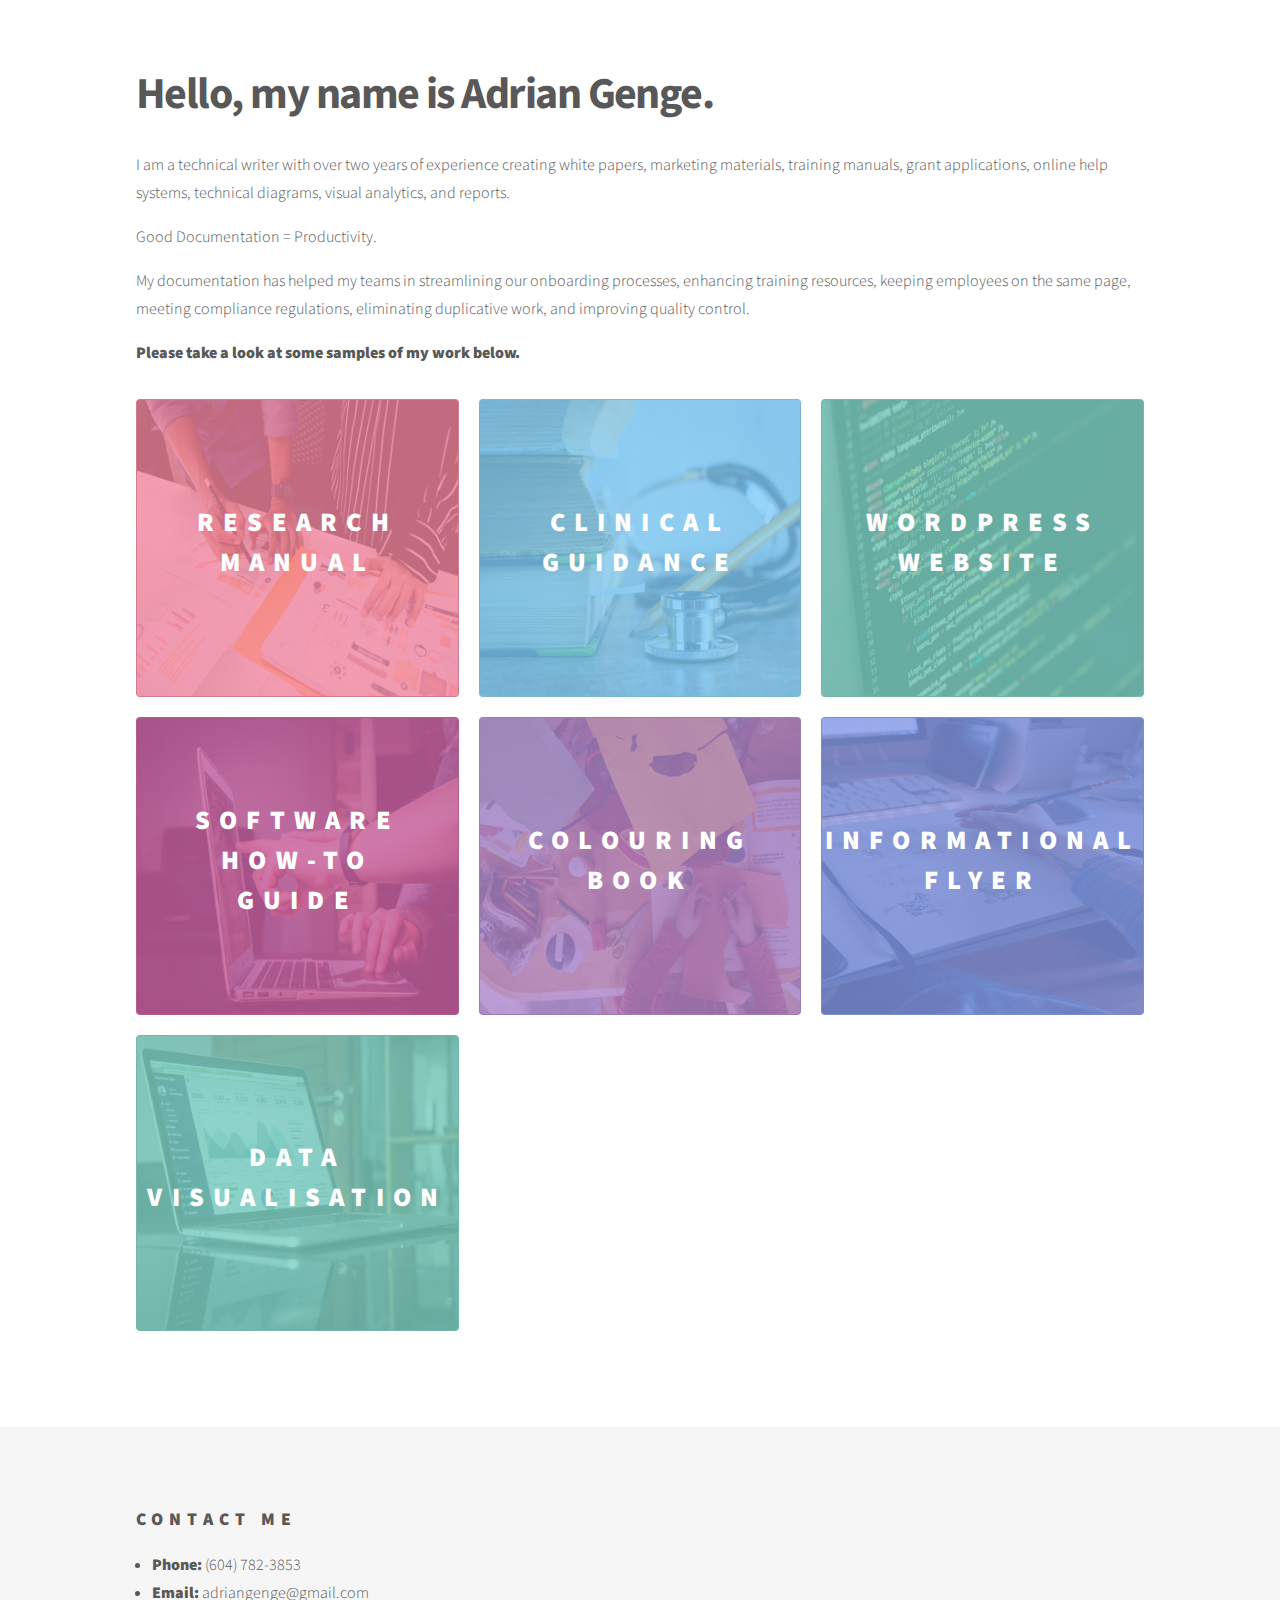
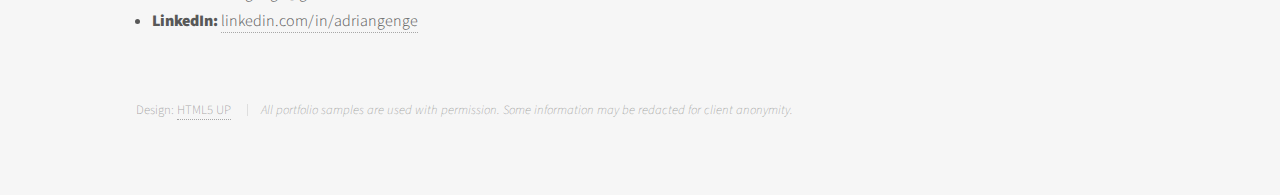
<file: index.html>
<!DOCTYPE HTML>

<html>
	<head>
		<title>Adrian Genge - Technical Writer</title>
		<link rel="icon" type="image/x-icon" href="/images/favicon.ico">
		<meta charset="utf-8" />
		<meta name="viewport" content="width=device-width, initial-scale=1, user-scalable=no" />
		<link rel="stylesheet" href="assets/css/main.css" />
		<noscript><link rel="stylesheet" href="assets/css/noscript.css" /></noscript>
	</head>

	<body class="is-preload">
		<!-- Wrapper -->
			<div id="wrapper">

				<!-- Header -->
					<header id="header">
						<div class="inner">

							<!-- Logo -->
								
								<!-- <a href="index.html" class="logo">
									<span class="symbol"><img src="images/logo.svg" alt="" /></span><span class="title">AG</span>
								</a> -->

							<!-- Nav -->
								<!-- <nav>
									<ul>
										<li><a href="#menu">Menu</a></li>
									</ul>
								</nav> -->

						</div>
					</header>

				<!-- Menu -->
					<!-- <nav id="menu">
						<h2>Menu</h2>
						<ul>
							<li><a href="index.html">Home</a></li>
							<li><a href="generic.html">Ipsum veroeros</a></li>
							<li><a href="generic.html">Tempus etiam</a></li>
							<li><a href="generic.html">Consequat dolor</a></li>
							<li><a href="elements.html">Elements</a></li>
						</ul>
					</nav> -->

				<!-- Main -->
					<div id="main">
						<div class="inner">
							<header>
								<h1>Hello, my name is Adrian Genge.</h1>
								<p>I am a technical writer with over two years of experience creating white papers, marketing materials, training manuals, grant applications, online help systems, technical diagrams, visual analytics, and reports.</p> 
								<p>Good Documentation = Productivity.</p>
								<p>My documentation has helped my teams in streamlining our onboarding processes, enhancing training resources, keeping employees on the same page, meeting compliance regulations, eliminating duplicative work, and improving quality control.</p>
								<p><b>Please take a look at some samples of my work below.</b></p>
								
							</header>
							<section class="tiles">
								<article class="style1">
									<span class="image">
										<img src="images/research-manual.png" alt="" />
									</span>
									<a href="research-manual.html">
										<h2>Research Manual</h2>
										<div class="content">
											<p>Comprehensive research manual created using Madcap Flare.</p>
										</div>
									</a>
								</article>
								<article class="style2">
									<span class="image">
										<img src="images/clinical-guidance.png" alt="" />
									</span>
									<a href="clinical-guidance.html">
										<h2>Clinical guidance</h2>
										<div class="content">
											<p>Clinical guidance distributed to healthcare professionals across Canada.</p>
										</div>
									</a>
								</article>
								<article class="style3">
									<span class="image">
										<img src="images/wordpress-website.png" alt="" />
									</span>
									<a href="wordpress-website.html">
										<h2>WordPress Website</h2>
										<div class="content">
											<p>Responsive website created using WordPress.</p>
										</div>
									</a>
								</article>
								<article class="style4">
									<span class="image">
										<img src="images/software-guide.png" alt="" />
									</span>
									<a href="software-guide.html">
										<h2>Software How-to Guide</h2>
										<div class="content">
											<p>Detailed how-to guide for navigating software.</p>
										</div>
									</a>
								</article>
								<article class="style5">
									<span class="image">
										<img src="images/colouring-book.png" alt="" />
									</span>
									<a href="colouring-book.html">
										<h2>Colouring Book</h2>
										<div class="content">
											<p>Co-created colouring/resource book for refugee and immigrant families.</p>
										</div>
									</a>
								</article>
								<article class="style6">
									<span class="image">
										<img src="images/informational-flyer.png" alt="" />
									</span>
									<a href="informational-flyer.html">
										<h2>Informational Flyer</h2>
										<div class="content">
											<p>Eye catching infographic about a healthcare research program.</p>
										</div>
									</a>
								</article>
								<article class="style3">
									<span class="image">
										<img src="images/data-visualisation.png" alt="" />
									</span>
									<a href="data-visualisation.html">
										<h2>Data Visualisation</h2>
										<div class="content">
											<p>Pew research data visualised using Tableau.</p>
										</div>
									</a>
								</article>

								<!-- <article class="style2">
									<span class="image">
										<img src="images/pic07.jpg" alt="" />
									</span>
									<a href="generic.html">
										<h2>Ipsum</h2>
										<div class="content">
											<p>Sed nisl arcu euismod sit amet nisi lorem etiam dolor veroeros et feugiat.</p>
										</div>
									</a>
								</article>
								<article class="style3">
									<span class="image">
										<img src="images/pic08.jpg" alt="" />
									</span>
									<a href="generic.html">
										<h2>Dolor</h2>
										<div class="content">
											<p>Sed nisl arcu euismod sit amet nisi lorem etiam dolor veroeros et feugiat.</p>
										</div>
									</a>
								</article>
								<article class="style1">
									<span class="image">
										<img src="images/pic09.jpg" alt="" />
									</span>
									<a href="generic.html">
										<h2>Nullam</h2>
										<div class="content">
											<p>Sed nisl arcu euismod sit amet nisi lorem etiam dolor veroeros et feugiat.</p>
										</div>
									</a>
								</article>
								<article class="style5">
									<span class="image">
										<img src="images/pic10.jpg" alt="" />
									</span>
									<a href="generic.html">
										<h2>Ultricies</h2>
										<div class="content">
											<p>Sed nisl arcu euismod sit amet nisi lorem etiam dolor veroeros et feugiat.</p>
										</div>
									</a>
								</article>
								<article class="style6">
									<span class="image">
										<img src="images/pic11.jpg" alt="" />
									</span>
									<a href="generic.html">
										<h2>Dictum</h2>
										<div class="content">
											<p>Sed nisl arcu euismod sit amet nisi lorem etiam dolor veroeros et feugiat.</p>
										</div>
									</a>
								</article>
								<article class="style4">
									<span class="image">
										<img src="images/pic12.jpg" alt="" />
									</span>
									<a href="generic.html">
										<h2>Pretium</h2>
										<div class="content">
											<p>Sed nisl arcu euismod sit amet nisi lorem etiam dolor veroeros et feugiat.</p>
										</div>
									</a>
								</article> -->
							</section>
							
						</div>
						
					</div>

				<!-- Footer -->
					<footer id="footer">
						<div class="inner">
							<!-- <section>
								<h2>Get in touch</h2>
								<form method="post" action="#">
									<div class="fields">
										<div class="field half">
											<input type="text" name="name" id="name" placeholder="Name" />
										</div>
										<div class="field half">
											<input type="email" name="email" id="email" placeholder="Email" />
										</div>
										<div class="field">
											<textarea name="message" id="message" placeholder="Message"></textarea>
										</div>
									</div>
									<ul class="actions">
										<li><input type="submit" value="Send" class="primary" /></li>
									</ul>
								</form>
							</section> -->
							<section>
								<h2>Contact Me </h2>
								<ul>
									<!-- <li><a href="#" class="icon brands style2 fa-twitter"><span class="label">Twitter</span></a></li>
									<li><a href="#" class="icon brands style2 fa-facebook-f"><span class="label">Facebook</span></a></li>
									<li><a href="#" class="icon brands style2 fa-instagram"><span class="label">Instagram</span></a></li>
									<li><a href="#" class="icon brands style2 fa-dribbble"><span class="label">Dribbble</span></a></li> -->
									<!-- <li><a href="#" class="icon brands style2 fa-github"> <p> github.com</p> </p><span class="label">GitHub</span></a></li> -->
									<!-- <li><a href="#" class="icon brands style2 fa-500px"><span class="label">500px</span></a></li> -->
									<!-- <li><a href="#" class="icon solid style2 fa-phone"><span class="label">Phone</span></a></li>
									<li><a href="#" class="icon solid style2 fa-envelope"><span class="label">Email</span></a></li> -->
									<li> <b>Phone: </b> (604) 782-3853</li>
									<li> <b>Email: </b> adriangenge@gmail.com</li>
									<li> <b>LinkedIn: </b> <a href="https://www.linkedin.com/in/adriangenge/"> linkedin.com/in/adriangenge</a></li>						
								</ul>
							</section>
							<ul class="copyright">
								<li>Design: <a href="http://html5up.net">HTML5 UP</a></li>
								<li><i>All portfolio samples are used with permission. Some information may be redacted for client anonymity.</i></li>
							</ul>
						</div>
					</footer>

			</div>

		<!-- Scripts -->
			<script src="assets/js/jquery.min.js"></script>
			<script src="assets/js/browser.min.js"></script>
			<script src="assets/js/breakpoints.min.js"></script>
			<script src="assets/js/util.js"></script>
			<script src="assets/js/main.js"></script>

	</body>
</html>
</file>
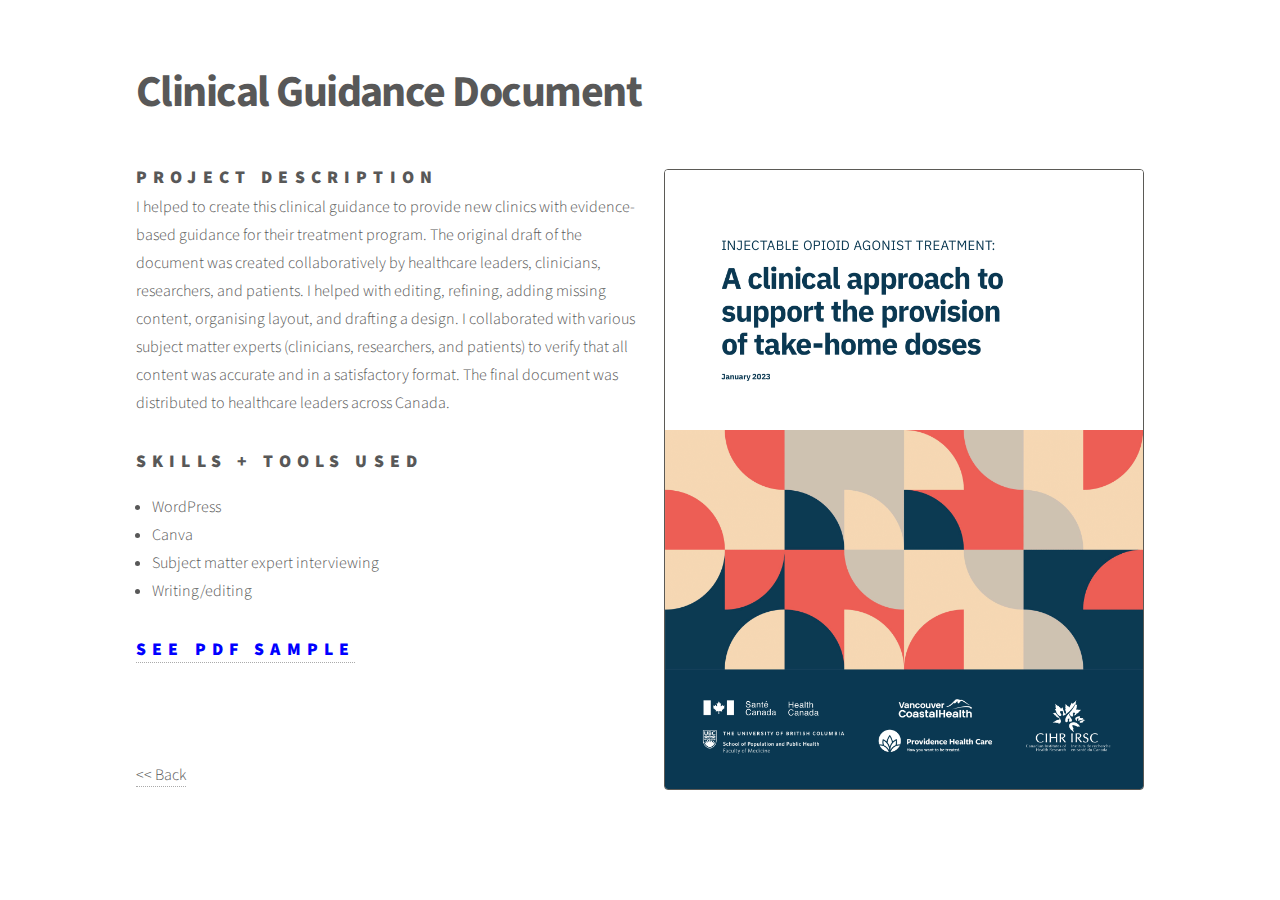
<file: clinical-guidance.html>
<!DOCTYPE HTML>

<html>
	<head>
		<title>Adrian Genge - Portfolio</title>
		<meta charset="utf-8" />
		<meta name="viewport" content="width=device-width, initial-scale=1, user-scalable=no" />
		<link rel="stylesheet" href="assets/css/main.css" />
		<noscript><link rel="stylesheet" href="assets/css/noscript.css" /></noscript>
	</head>
	<body class="is-preload">
		<!-- Wrapper -->
			<div id="wrapper">

				<!-- Header -->
					<header id="header">
						<div class="inner">

							<!-- Logo -->
								
							<!-- Nav -->
								
				<!-- Menu -->
					
				<!-- Main -->
					<div id="main">
						<div class="inner">
							<h1>Clinical Guidance Document</h1>
							<span class="image right"><img src="images/clinical-guidance-header.png" alt="" /></span>
							<h2>Project Description</h2>
							<p>I helped to create this clinical guidance to provide new clinics with evidence-based guidance for their treatment program. The original draft of the document was created collaboratively by healthcare leaders, clinicians, researchers, and patients. I helped with editing, refining, adding missing content, organising layout, and drafting a design. I collaborated with various subject matter experts (clinicians, researchers, and patients) to verify that all content was accurate and in a satisfactory format. The final document was distributed to healthcare leaders across Canada.</p>
							<h2>Skills + Tools Used</h2>
							<ul>
								<li>WordPress</li>
								<li>Canva</li>
								<li>Subject matter expert interviewing</li>
								<li>Writing/editing</li>
							</ul>
							<h2> <a href="samples\clinical-guidance-sample.pdf"> See PDF Sample </a> </h2>
						</div>
					</div>

				<!-- Footer -->

				<p> <a href="index.html"> << Back </a></p>
					
		<!-- Scripts -->
			<script src="assets/js/jquery.min.js"></script>
			<script src="assets/js/browser.min.js"></script>
			<script src="assets/js/breakpoints.min.js"></script>
			<script src="assets/js/util.js"></script>
			<script src="assets/js/main.js"></script>

	</body>
</html>
</file>
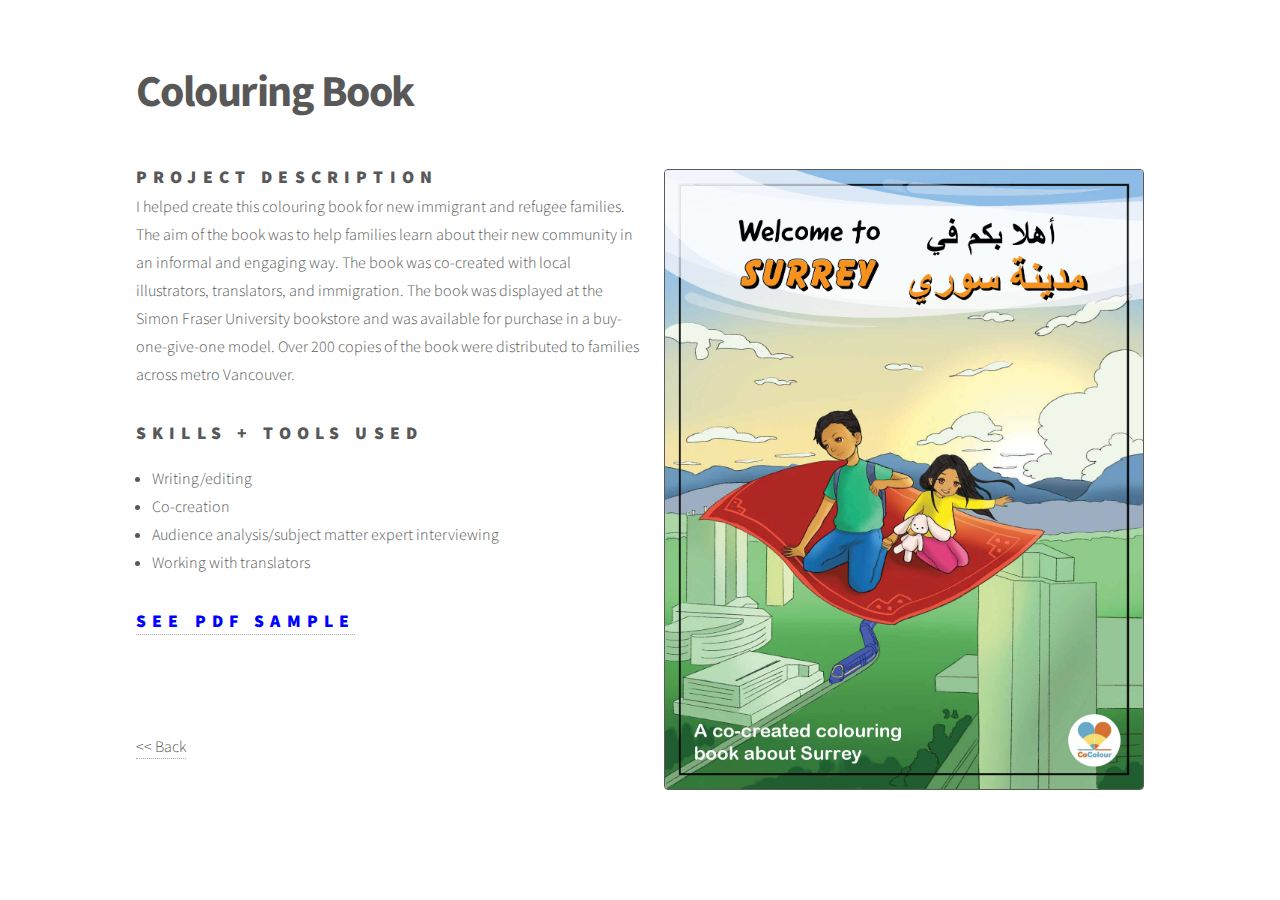
<file: colouring-book.html>
<!DOCTYPE HTML>

<html>
	<head>
		<title>Adrian Genge - Portfolio</title>
		<meta charset="utf-8" />
		<meta name="viewport" content="width=device-width, initial-scale=1, user-scalable=no" />
		<link rel="stylesheet" href="assets/css/main.css" />
		<noscript><link rel="stylesheet" href="assets/css/noscript.css" /></noscript>
	</head>
	<body class="is-preload">
		<!-- Wrapper -->
			<div id="wrapper">

				<!-- Header -->
					<header id="header">
						<div class="inner">

							<!-- Logo -->
								
							<!-- Nav -->
								
				<!-- Menu -->
					
				<!-- Main -->
					<div id="main">
						<div class="inner">
							<h1>Colouring Book</h1>
							<span class="image right"><img src="images/colouring-book-header.jpg" alt="" /></span>
							<h2>Project Description</h2>
							<p>I helped create this colouring book for new immigrant and refugee families. The aim of the book was to help families learn about their new community in an informal and engaging way. The book was co-created with local illustrators, translators, and immigration. The book was displayed at the Simon Fraser University bookstore and was available for purchase in a buy-one-give-one model. Over 200 copies of the book were distributed to families across metro Vancouver.</p>
							<h2>Skills + Tools Used</h2>
							<ul>
								<li>Writing/editing</li>
								<li>Co-creation</li>
								<li>Audience analysis/subject matter expert interviewing</li>
								<li>Working with translators</li>
							</ul>
							<h2> <a href="samples/colouring-book-sample.pdf"> See PDF Sample </a> </h2>
						</div>
					</div>

				<!-- Footer -->
				<p> <a href="index.html"> << Back </a></p>
					
		<!-- Scripts -->
			<script src="assets/js/jquery.min.js"></script>
			<script src="assets/js/browser.min.js"></script>
			<script src="assets/js/breakpoints.min.js"></script>
			<script src="assets/js/util.js"></script>
			<script src="assets/js/main.js"></script>

	</body>
</html>
</file>
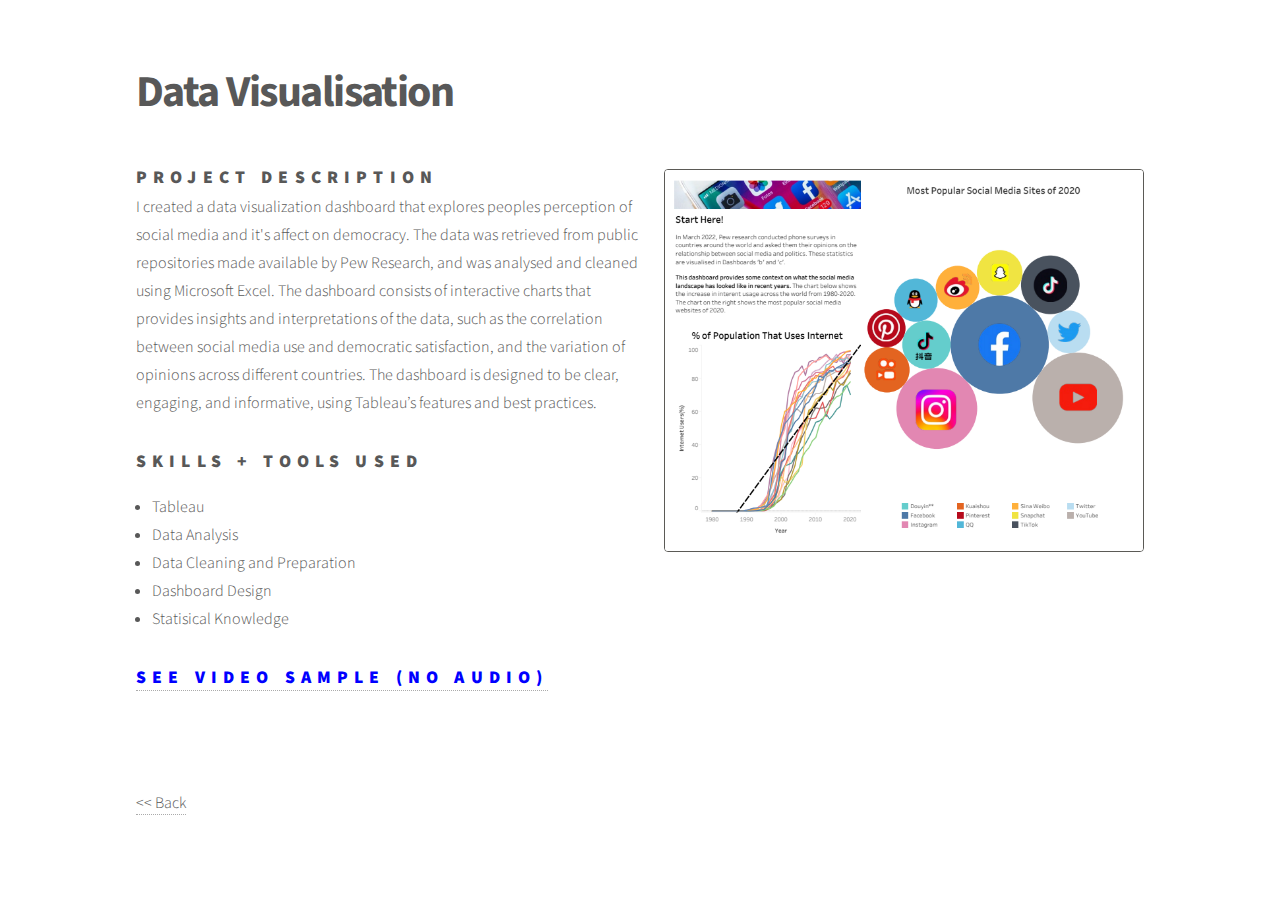
<file: data-visualisation.html>
<!DOCTYPE HTML>

<html>
	<head>
		<title>Adrian Genge - Portfolio</title>
		<meta charset="utf-8" />
		<meta name="viewport" content="width=device-width, initial-scale=1, user-scalable=no" />
		<link rel="stylesheet" href="assets/css/main.css" />
		<noscript><link rel="stylesheet" href="assets/css/noscript.css" /></noscript>
	</head>
	<body class="is-preload">
		<!-- Wrapper -->
			<div id="wrapper">

				<!-- Header -->
					<header id="header">
						<div class="inner">

							<!-- Logo -->
								
							<!-- Nav -->
								
				<!-- Menu -->
					
				<!-- Main -->
					<div id="main">
						<div class="inner">
							<h1>Data Visualisation</h1>
							<span class="image right"><img src="images/data-visualisation-header.png" alt="" /></span>
							<h2>Project Description</h2>
							<p>I created a data visualization dashboard that explores peoples perception of social media and it's affect on democracy. The data was retrieved from public repositories made available by Pew Research, and was analysed and cleaned using Microsoft Excel. The dashboard consists of interactive charts that provides insights and interpretations of the data, such as the correlation between social media use and democratic satisfaction, and the variation of opinions across different countries. The dashboard is designed to be clear, engaging, and informative, using Tableau’s features and best practices.</p>
							<h2>Skills + Tools Used</h2>
							<ul>
								<li>Tableau</li>
								<li>Data Analysis</li>
                                <li>Data Cleaning and Preparation</li>
                                <li>Dashboard Design</li>
                                <li>Statisical Knowledge</li>
							</ul>
							<h2> <a href="samples/data-visualisation-sample.mp4"> See Video Sample (No Audio)</a> </h2>
						</div>
					</div>

				<!-- Footer -->
				<p> <a href="index.html"> << Back </a></p>
					
		<!-- Scripts -->
			<script src="assets/js/jquery.min.js"></script>
			<script src="assets/js/browser.min.js"></script>
			<script src="assets/js/breakpoints.min.js"></script>
			<script src="assets/js/util.js"></script>
			<script src="assets/js/main.js"></script>

	</body>
</html>
</file>
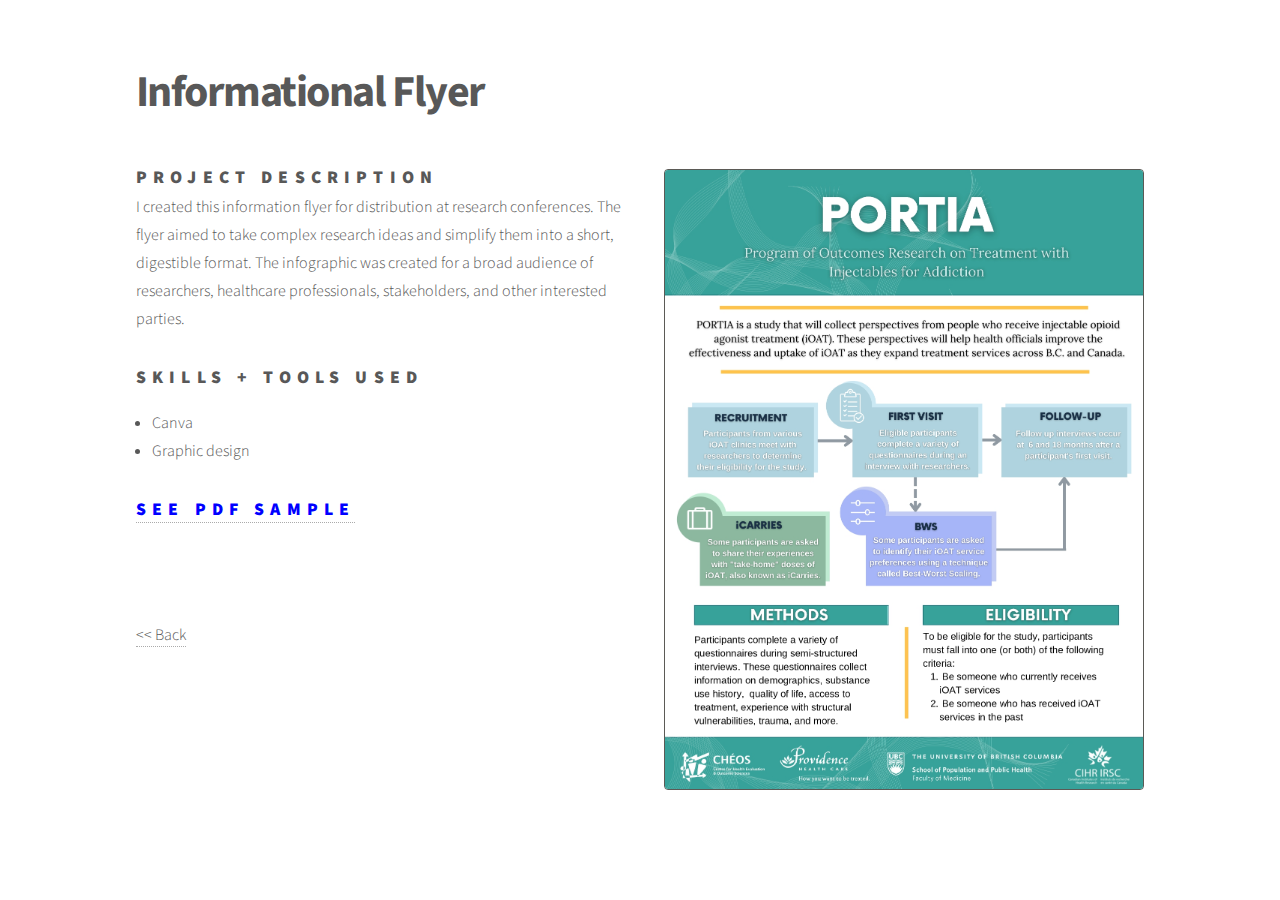
<file: informational-flyer.html>
<!DOCTYPE HTML>

<html>
	<head>
		<title>Adrian Genge - Portfolio</title>
		<meta charset="utf-8" />
		<meta name="viewport" content="width=device-width, initial-scale=1, user-scalable=no" />
		<link rel="stylesheet" href="assets/css/main.css" />
		<noscript><link rel="stylesheet" href="assets/css/noscript.css" /></noscript>
	</head>
	<body class="is-preload">
		<!-- Wrapper -->
			<div id="wrapper">

				<!-- Header -->
					<header id="header">
						<div class="inner">

							<!-- Logo -->
								
							<!-- Nav -->
								
				<!-- Menu -->
					
				<!-- Main -->
					<div id="main">
						<div class="inner">
							<h1>Informational Flyer</h1>
							<span class="image right"><img src="images/informational-flyer-header.jpg" alt="" /></span>
							<h2>Project Description</h2>
							<p>I created this information flyer for distribution at research conferences. The flyer aimed to take complex research ideas and simplify them into a short, digestible format. The infographic was created for a broad audience of researchers, healthcare professionals, stakeholders, and other interested parties.</p>
							<h2>Skills + Tools Used</h2>
							<ul>
								<li>Canva</li>
								<li>Graphic design</li>
							</ul>
							<h2> <a href="samples/informational-flyer-sample.pdf"> See PDF Sample </a> </h2>
						</div>
					</div>

				<!-- Footer -->
				<p> <a href="index.html"> << Back </a></p>
					
		<!-- Scripts -->
			<script src="assets/js/jquery.min.js"></script>
			<script src="assets/js/browser.min.js"></script>
			<script src="assets/js/breakpoints.min.js"></script>
			<script src="assets/js/util.js"></script>
			<script src="assets/js/main.js"></script>

	</body>
</html>
</file>
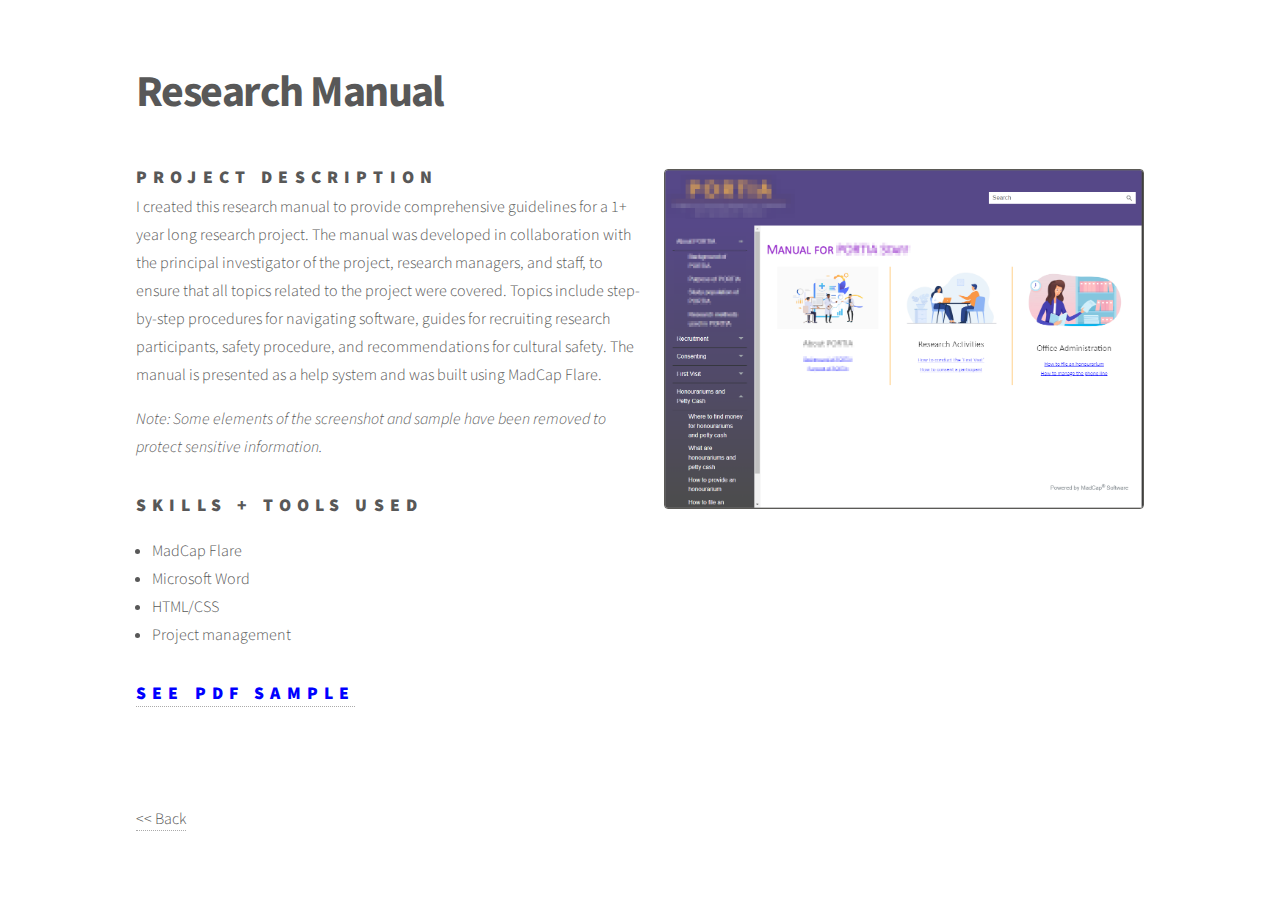
<file: research-manual.html>
<!DOCTYPE HTML>

<html>
	<head>
		<title>Adrian Genge - Portfolio</title>
		<meta charset="utf-8" />
		<meta name="viewport" content="width=device-width, initial-scale=1, user-scalable=no" />
		<link rel="stylesheet" href="assets/css/main.css" />
		<noscript><link rel="stylesheet" href="assets/css/noscript.css" /></noscript>
	</head>
	<body class="is-preload">
		<!-- Wrapper -->
			<div id="wrapper">

				<!-- Header -->
					<header id="header">
						<div class="inner">

							<!-- Logo -->
								
							<!-- Nav -->
								
				<!-- Menu -->
					
				<!-- Main -->
					<div id="main">
						<div class="inner">
							<h1>Research Manual</h1>
							<span class="image right"><img src="images/research-manual-header.png" alt="" /></span>
							<h2>Project Description</h2>
							<p>I created this research manual to provide comprehensive guidelines for a 1+ year long research project. The manual was developed in collaboration with the principal investigator of the project, research managers, and staff, to ensure that all topics related to the project were covered. Topics include step-by-step procedures for navigating software, guides for recruiting research participants, safety procedure, and recommendations for cultural safety. The manual is presented as a help system and was built using MadCap Flare.</p>
							<p><i>Note: Some elements of the screenshot and sample have been removed to protect sensitive information.</i></p>
							<h2>Skills + Tools Used</h2>
							<ul>
								<li>MadCap Flare</li>
								<li>Microsoft Word</li>
								<li>HTML/CSS</li>
								<li>Project management</li>
							</ul>
							<h2> <a href="samples/research-manual-sample.pdf"> See PDF Sample </a> </h2>
						</div>
					</div>

				<!-- Footer -->
				<p> <a href="index.html"> << Back </a></p>
					
		<!-- Scripts -->
			<script src="assets/js/jquery.min.js"></script>
			<script src="assets/js/browser.min.js"></script>
			<script src="assets/js/breakpoints.min.js"></script>
			<script src="assets/js/util.js"></script>
			<script src="assets/js/main.js"></script>

	</body>
</html>
</file>
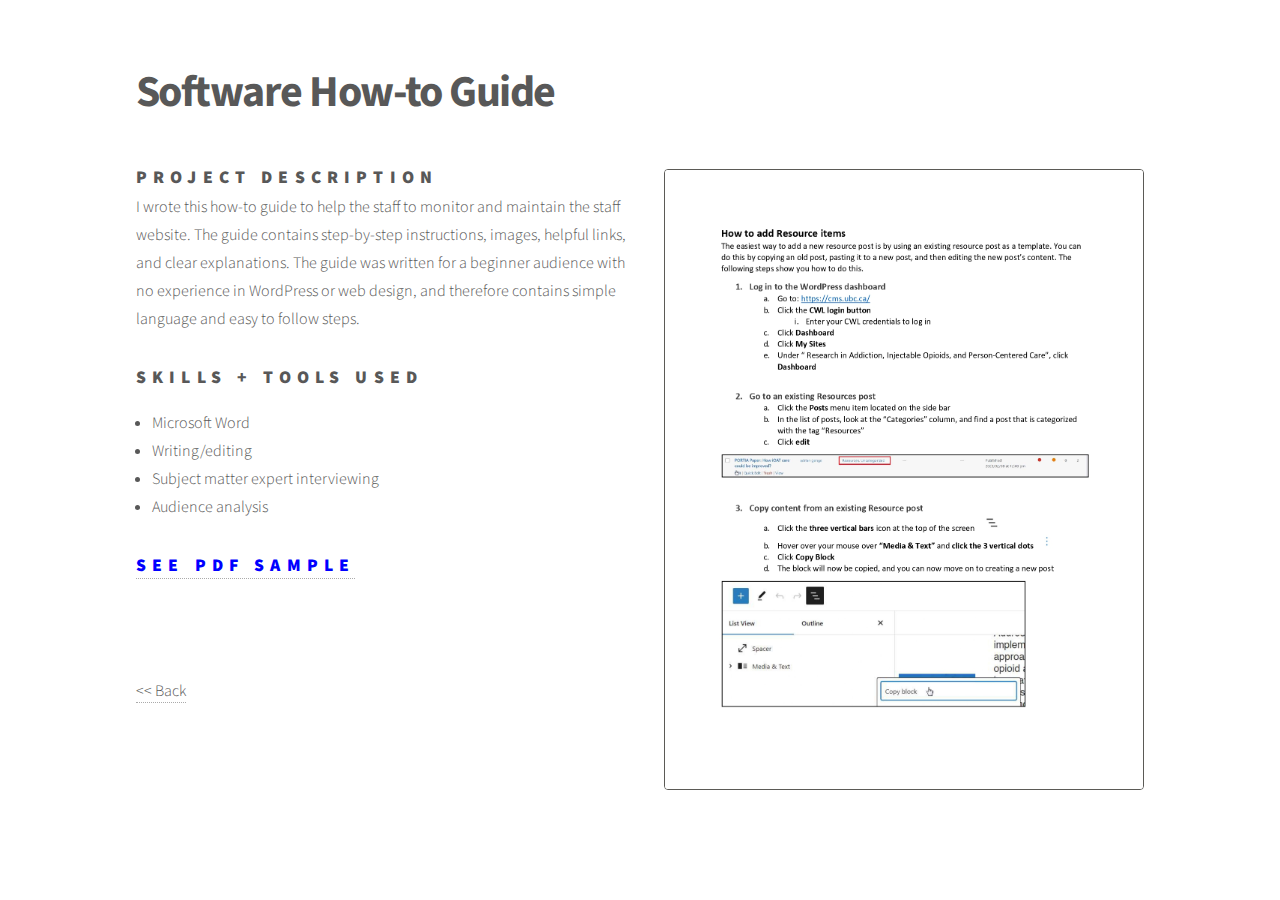
<file: software-guide.html>
<!DOCTYPE HTML>

<html>
	<head>
		<title>Adrian Genge - Portfolio</title>
		<meta charset="utf-8" />
		<meta name="viewport" content="width=device-width, initial-scale=1, user-scalable=no" />
		<link rel="stylesheet" href="assets/css/main.css" />
		<noscript><link rel="stylesheet" href="assets/css/noscript.css" /></noscript>
	</head>
	<body class="is-preload">
		<!-- Wrapper -->
			<div id="wrapper">

				<!-- Header -->
					<header id="header">
						<div class="inner">

							<!-- Logo -->
								
							<!-- Nav -->
								
				<!-- Menu -->
					
				<!-- Main -->
					<div id="main">
						<div class="inner">
							<h1>Software How-to Guide</h1>
							<span class="image right"><img src="images/software-guide-header.jpg" alt="" /></span>
							<h2>Project Description</h2>
							<p>I wrote this how-to guide to help the staff to monitor and maintain the staff website. The guide contains step-by-step instructions, images, helpful links, and clear explanations. The guide was written for a beginner audience with no experience in WordPress or web design, and therefore contains simple language and easy to follow steps.</p>
							<h2>Skills + Tools Used</h2>
							<ul>
								<li>Microsoft Word</li>
								<li>Writing/editing</li>
								<li>Subject matter expert interviewing</li>
								<li>Audience analysis</li>
							</ul>
							<h2> <a href="samples/software-guide-sample.pdf"> See PDF Sample </a> </h2>
						</div>
					</div>

				<!-- Footer -->
				<p> <a href="index.html"> << Back </a></p>
					
		<!-- Scripts -->
			<script src="assets/js/jquery.min.js"></script>
			<script src="assets/js/browser.min.js"></script>
			<script src="assets/js/breakpoints.min.js"></script>
			<script src="assets/js/util.js"></script>
			<script src="assets/js/main.js"></script>

	</body>
</html>
</file>
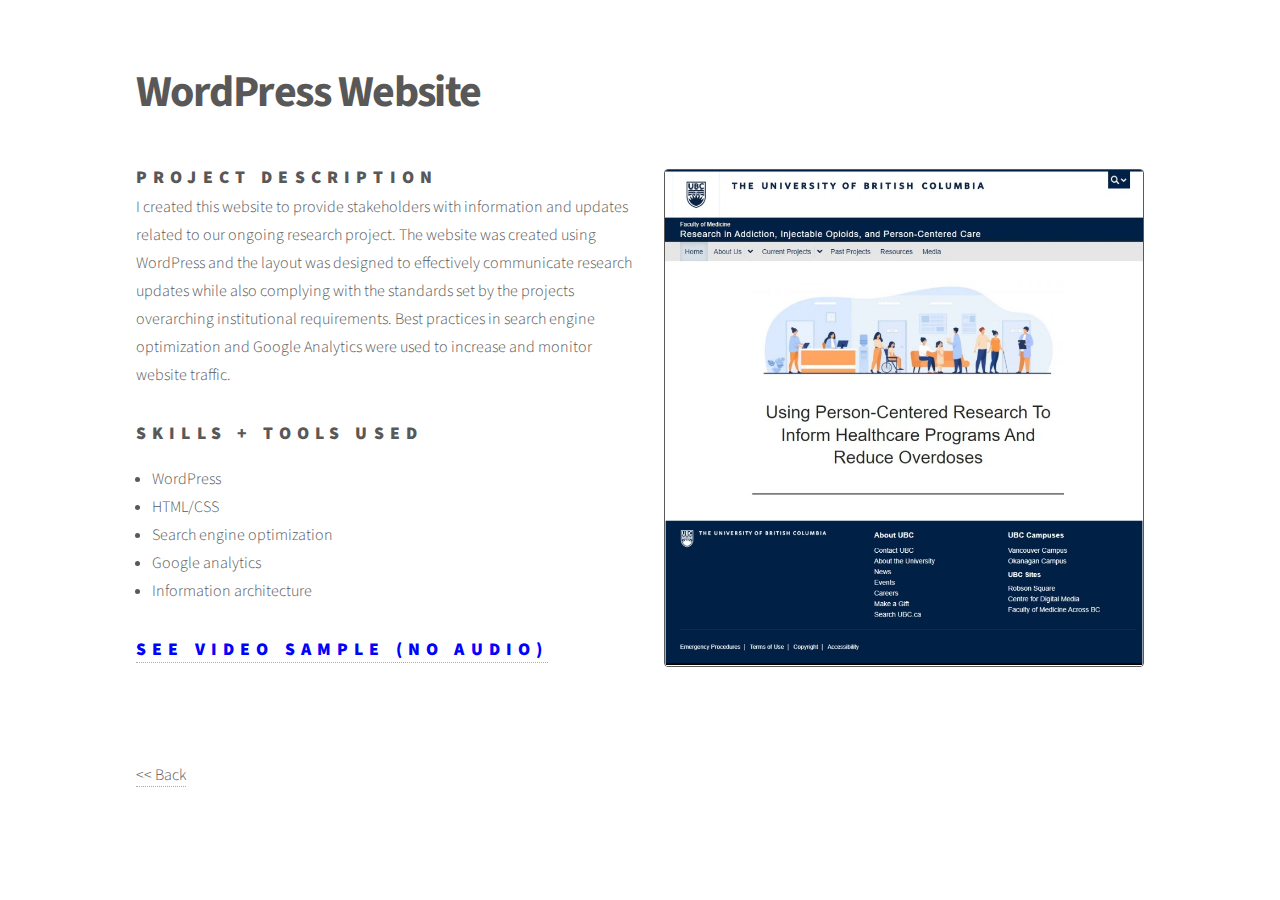
<file: wordpress-website.html>
<!DOCTYPE HTML>

<html>
	<head>
		<title>Adrian Genge - Portfolio</title>
		<meta charset="utf-8" />
		<meta name="viewport" content="width=device-width, initial-scale=1, user-scalable=no" />
		<link rel="stylesheet" href="assets/css/main.css" />
		<noscript><link rel="stylesheet" href="assets/css/noscript.css" /></noscript>
	</head>
	<body class="is-preload">
		<!-- Wrapper -->
			<div id="wrapper">

				<!-- Header -->
					<header id="header">
						<div class="inner">

							<!-- Logo -->
								
							<!-- Nav -->
								
				<!-- Menu -->
					
				<!-- Main -->
					<div id="main">
						<div class="inner">
							<h1>WordPress Website</h1>
							<span class="image right"><img src="images/wordpress-website-header.png" alt="" /></span>
							<h2>Project Description</h2>
							<p>I created this website to provide stakeholders with information and updates related to our ongoing research project. The website was created using WordPress and the layout was designed to effectively communicate research updates while also complying with the standards set by the projects overarching institutional requirements. Best practices in search engine optimization and Google Analytics were used to increase and monitor website traffic.</p>
							<h2>Skills + Tools Used</h2>
							<ul>
								<li>WordPress</li>
								<li>HTML/CSS</li>
								<li>Search engine optimization</li>
								<li>Google analytics</li>
								<li>Information architecture</li>
							</ul>
							<h2> <a href="samples/wordpress-website-sample.mp4"> See Video Sample (No Audio)</a> </h2>
						</div>
					</div>

				<!-- Footer -->
				<p> <a href="index.html"> << Back </a></p>
					
		<!-- Scripts -->
			<script src="assets/js/jquery.min.js"></script>
			<script src="assets/js/browser.min.js"></script>
			<script src="assets/js/breakpoints.min.js"></script>
			<script src="assets/js/util.js"></script>
			<script src="assets/js/main.js"></script>

	</body>
</html>
</file>
<file: assets/css/noscript.css>
/*
	Phantom by HTML5 UP
	html5up.net | @ajlkn
	Free for personal and commercial use under the CCA 3.0 license (html5up.net/license)
*/

/* Tiles */

	body.is-preload .tiles article {
		-moz-transform: none;
		-webkit-transform: none;
		-ms-transform: none;
		transform: none;
		opacity: 1;
	}
</file>
<file: assets/css/main.css>
@import url(fontawesome-all.min.css);
@import url("https://fonts.googleapis.com/css?family=Source+Sans+Pro:300,700,900");

/*
	Phantom by HTML5 UP
	html5up.net | @ajlkn
	Free for personal and commercial use under the CCA 3.0 license (html5up.net/license)
*/

html, body, div, span, applet, object,
iframe, h1, h2, h3, h4, h5, h6, p, blockquote,
pre, a, abbr, acronym, address, big, cite,
code, del, dfn, em, img, ins, kbd, q, s, samp,
small, strike, strong, sub, sup, tt, var, b,
u, i, center, dl, dt, dd, ol, ul, li, fieldset,
form, label, legend, table, caption, tbody,
tfoot, thead, tr, th, td, article, aside,
canvas, details, embed, figure, figcaption,
footer, header, hgroup, menu, nav, output, ruby,
section, summary, time, mark, audio, video {
	margin: 0;
	padding: 0;
	border: 0;
	font-size: 100%;
	font: inherit;
	vertical-align: baseline;}

article, aside, details, figcaption, figure,
footer, header, hgroup, menu, nav, section {
	display: block;}

body {
	line-height: 1;
}

ol, ul {
	list-style: none;
}

blockquote, q {
	quotes: none;
}

	blockquote:before, blockquote:after, q:before, q:after {
		content: '';
		content: none;
	}

table {
	border-collapse: collapse;
	border-spacing: 0;
}

body {
	-webkit-text-size-adjust: none;
}

mark {
	background-color: transparent;
	color: inherit;
}

input::-moz-focus-inner {
	border: 0;
	padding: 0;
}

input, select, textarea {
	-moz-appearance: none;
	-webkit-appearance: none;
	-ms-appearance: none;
	appearance: none;
}

/* Basic */

	@-ms-viewport {
		width: device-width;
	}

	body {
		-ms-overflow-style: scrollbar;
	}

	@media screen and (max-width: 480px) {

		html, body {
			min-width: 320px;
		}

	}

	html {
		box-sizing: border-box;
	}

	*, *:before, *:after {
		box-sizing: inherit;
	}

	body {
		background: #ffffff;
	}

		body.is-preload *, body.is-preload *:before, body.is-preload *:after {
			-moz-animation: none !important;
			-webkit-animation: none !important;
			-ms-animation: none !important;
			animation: none !important;
			-moz-transition: none !important;
			-webkit-transition: none !important;
			-ms-transition: none !important;
			transition: none !important;
		}

/* Type */

	body, input, select, textarea {
		color: #585858;
		font-family: "Source Sans Pro", Helvetica, sans-serif;
		font-size: 16pt;
		font-weight: 300;
		line-height: 1.75;
	}

		@media screen and (max-width: 1680px) {

			body, input, select, textarea {
				font-size: 14pt;
			}

		}

		@media screen and (max-width: 1280px) {

			body, input, select, textarea {
				font-size: 12pt;
			}

		}

	a {
		-moz-transition: border-bottom-color 0.2s ease, color 0.2s ease;
		-webkit-transition: border-bottom-color 0.2s ease, color 0.2s ease;
		-ms-transition: border-bottom-color 0.2s ease, color 0.2s ease;
		transition: border-bottom-color 0.2s ease, color 0.2s ease;
		text-decoration: none;
		color: #585858;
		border-bottom: dotted 1px rgba(88, 88, 88, 0.5);
	}

		a:hover {
			border-bottom-color: transparent;
			color: #f2849e !important;
		}

	strong, b {
		font-weight: 900;
	}

	em, i {
		font-style: italic;
	}

	p {
		margin: 0 0 2em 0;
	}

	h1 {
		font-size: 2.75em;
		font-weight: 700;
		line-height: 1.3;
		margin: 0 0 1em 0;
		letter-spacing: -0.035em;
	}

		h1 a {
			color: inherit;
		}

		@media screen and (max-width: 736px) {

			h1 {
				font-size: 2em;
				margin: 0 0 1em 0;
			}

		}

		@media screen and (max-width: 360px) {

			h1 {
				font-size: 1.75em;
			}

		}

	h2, h3, h4, h5, h6 {
		font-weight: 900;
		line-height: 1.5;
		margin: 0 0 1em 0;
		text-transform: uppercase;
		letter-spacing: 0.35em;
	}

		h2 a, h3 a, h4 a, h5 a, h6 a {
			color: blue;
		}

	h2 {
		font-size: 1.1em;
	}

	h3 {
		font-size: 1em;
	}

	h4 {
		font-size: 0.8em;
	}

	h5 {
		font-size: 0.8em;
	}

	h6 {
		font-size: 0.8em;
	}

	@media screen and (max-width: 980px) {

		h1 br, h2 br, h3 br, h4 br, h5 br, h6 br {
			display: none;
		}

	}

	@media screen and (max-width: 736px) {

		h2 {
			font-size: 1em;
		}

		h3 {
			font-size: 0.8em;
		}

	}

	sub {
		font-size: 0.8em;
		position: relative;
		top: 0.5em;
	}

	sup {
		font-size: 0.8em;
		position: relative;
		top: -0.5em;
	}

	blockquote {
		border-left: solid 4px #c9c9c9;
		font-style: italic;
		margin: 0 0 2em 0;
		padding: 0.5em 0 0.5em 2em;
	}

	code {
		background: rgba(144, 144, 144, 0.075);
		border-radius: 4px;
		border: solid 1px #c9c9c9;
		font-family: "Courier New", monospace;
		font-size: 0.9em;
		margin: 0 0.25em;
		padding: 0.25em 0.65em;
	}

	pre {
		-webkit-overflow-scrolling: touch;
		font-family: "Courier New", monospace;
		font-size: 0.9em;
		margin: 0 0 2em 0;
	}

		pre code {
			display: block;
			line-height: 1.75;
			padding: 1em 1.5em;
			overflow-x: auto;
		}

	hr {
		border: 0;
		border-bottom: solid 1px #c9c9c9;
		margin: 2em 0;
	}

		hr.major {
			margin: 3em 0;
		}

	.align-left {
		text-align: left;
	}

	.align-center {
		text-align: center;
	}

	.align-right {
		text-align: right;
	}

/* Row */

	.row {
		display: flex;
		flex-wrap: wrap;
		box-sizing: border-box;
		align-items: stretch;
	}

		.row > * {
			box-sizing: border-box;
		}

		.row.gtr-uniform > * > :last-child {
			margin-bottom: 0;
		}

		.row.aln-left {
			justify-content: flex-start;
		}

		.row.aln-center {
			justify-content: center;
		}

		.row.aln-right {
			justify-content: flex-end;
		}

		.row.aln-top {
			align-items: flex-start;
		}

		.row.aln-middle {
			align-items: center;
		}

		.row.aln-bottom {
			align-items: flex-end;
		}

		.row > .imp {
			order: -1;
		}

		.row > .col-1 {
			width: 8.33333%;
		}

		.row > .off-1 {
			margin-left: 8.33333%;
		}

		.row > .col-2 {
			width: 16.66667%;
		}

		.row > .off-2 {
			margin-left: 16.66667%;
		}

		.row > .col-3 {
			width: 25%;
		}

		.row > .off-3 {
			margin-left: 25%;
		}

		.row > .col-4 {
			width: 33.33333%;
		}

		.row > .off-4 {
			margin-left: 33.33333%;
		}

		.row > .col-5 {
			width: 41.66667%;
		}

		.row > .off-5 {
			margin-left: 41.66667%;
		}

		.row > .col-6 {
			width: 50%;
		}

		.row > .off-6 {
			margin-left: 50%;
		}

		.row > .col-7 {
			width: 58.33333%;
		}

		.row > .off-7 {
			margin-left: 58.33333%;
		}

		.row > .col-8 {
			width: 66.66667%;
		}

		.row > .off-8 {
			margin-left: 66.66667%;
		}

		.row > .col-9 {
			width: 75%;
		}

		.row > .off-9 {
			margin-left: 75%;
		}

		.row > .col-10 {
			width: 83.33333%;
		}

		.row > .off-10 {
			margin-left: 83.33333%;
		}

		.row > .col-11 {
			width: 91.66667%;
		}

		.row > .off-11 {
			margin-left: 91.66667%;
		}

		.row > .col-12 {
			width: 100%;
		}

		.row > .off-12 {
			margin-left: 100%;
		}

		.row.gtr-0 {
			margin-top: 0;
			margin-left: 0em;
		}

			.row.gtr-0 > * {
				padding: 0 0 0 0em;
			}

			.row.gtr-0.gtr-uniform {
				margin-top: 0em;
			}

				.row.gtr-0.gtr-uniform > * {
					padding-top: 0em;
				}

		.row.gtr-25 {
			margin-top: 0;
			margin-left: -0.5em;
		}

			.row.gtr-25 > * {
				padding: 0 0 0 0.5em;
			}

			.row.gtr-25.gtr-uniform {
				margin-top: -0.5em;
			}

				.row.gtr-25.gtr-uniform > * {
					padding-top: 0.5em;
				}

		.row.gtr-50 {
			margin-top: 0;
			margin-left: -1em;
		}

			.row.gtr-50 > * {
				padding: 0 0 0 1em;
			}

			.row.gtr-50.gtr-uniform {
				margin-top: -1em;
			}

				.row.gtr-50.gtr-uniform > * {
					padding-top: 1em;
				}

		.row {
			margin-top: 0;
			margin-left: -2em;
		}

			.row > * {
				padding: 0 0 0 2em;
			}

			.row.gtr-uniform {
				margin-top: -2em;
			}

				.row.gtr-uniform > * {
					padding-top: 2em;
				}

		.row.gtr-150 {
			margin-top: 0;
			margin-left: -3em;
		}

			.row.gtr-150 > * {
				padding: 0 0 0 3em;
			}

			.row.gtr-150.gtr-uniform {
				margin-top: -3em;
			}

				.row.gtr-150.gtr-uniform > * {
					padding-top: 3em;
				}

		.row.gtr-200 {
			margin-top: 0;
			margin-left: -4em;
		}

			.row.gtr-200 > * {
				padding: 0 0 0 4em;
			}

			.row.gtr-200.gtr-uniform {
				margin-top: -4em;
			}

				.row.gtr-200.gtr-uniform > * {
					padding-top: 4em;
				}

		@media screen and (max-width: 1680px) {

			.row {
				display: flex;
				flex-wrap: wrap;
				box-sizing: border-box;
				align-items: stretch;
			}

				.row > * {
					box-sizing: border-box;
				}

				.row.gtr-uniform > * > :last-child {
					margin-bottom: 0;
				}

				.row.aln-left {
					justify-content: flex-start;
				}

				.row.aln-center {
					justify-content: center;
				}

				.row.aln-right {
					justify-content: flex-end;
				}

				.row.aln-top {
					align-items: flex-start;
				}

				.row.aln-middle {
					align-items: center;
				}

				.row.aln-bottom {
					align-items: flex-end;
				}

				.row > .imp-xlarge {
					order: -1;
				}

				.row > .col-1-xlarge {
					width: 8.33333%;
				}

				.row > .off-1-xlarge {
					margin-left: 8.33333%;
				}

				.row > .col-2-xlarge {
					width: 16.66667%;
				}

				.row > .off-2-xlarge {
					margin-left: 16.66667%;
				}

				.row > .col-3-xlarge {
					width: 25%;
				}

				.row > .off-3-xlarge {
					margin-left: 25%;
				}

				.row > .col-4-xlarge {
					width: 33.33333%;
				}

				.row > .off-4-xlarge {
					margin-left: 33.33333%;
				}

				.row > .col-5-xlarge {
					width: 41.66667%;
				}

				.row > .off-5-xlarge {
					margin-left: 41.66667%;
				}

				.row > .col-6-xlarge {
					width: 50%;
				}

				.row > .off-6-xlarge {
					margin-left: 50%;
				}

				.row > .col-7-xlarge {
					width: 58.33333%;
				}

				.row > .off-7-xlarge {
					margin-left: 58.33333%;
				}

				.row > .col-8-xlarge {
					width: 66.66667%;
				}

				.row > .off-8-xlarge {
					margin-left: 66.66667%;
				}

				.row > .col-9-xlarge {
					width: 75%;
				}

				.row > .off-9-xlarge {
					margin-left: 75%;
				}

				.row > .col-10-xlarge {
					width: 83.33333%;
				}

				.row > .off-10-xlarge {
					margin-left: 83.33333%;
				}

				.row > .col-11-xlarge {
					width: 91.66667%;
				}

				.row > .off-11-xlarge {
					margin-left: 91.66667%;
				}

				.row > .col-12-xlarge {
					width: 100%;
				}

				.row > .off-12-xlarge {
					margin-left: 100%;
				}

				.row.gtr-0 {
					margin-top: 0;
					margin-left: 0em;
				}

					.row.gtr-0 > * {
						padding: 0 0 0 0em;
					}

					.row.gtr-0.gtr-uniform {
						margin-top: 0em;
					}

						.row.gtr-0.gtr-uniform > * {
							padding-top: 0em;
						}

				.row.gtr-25 {
					margin-top: 0;
					margin-left: -0.5em;
				}

					.row.gtr-25 > * {
						padding: 0 0 0 0.5em;
					}

					.row.gtr-25.gtr-uniform {
						margin-top: -0.5em;
					}

						.row.gtr-25.gtr-uniform > * {
							padding-top: 0.5em;
						}

				.row.gtr-50 {
					margin-top: 0;
					margin-left: -1em;
				}

					.row.gtr-50 > * {
						padding: 0 0 0 1em;
					}

					.row.gtr-50.gtr-uniform {
						margin-top: -1em;
					}

						.row.gtr-50.gtr-uniform > * {
							padding-top: 1em;
						}

				.row {
					margin-top: 0;
					margin-left: -2em;
				}

					.row > * {
						padding: 0 0 0 2em;
					}

					.row.gtr-uniform {
						margin-top: -2em;
					}

						.row.gtr-uniform > * {
							padding-top: 2em;
						}

				.row.gtr-150 {
					margin-top: 0;
					margin-left: -3em;
				}

					.row.gtr-150 > * {
						padding: 0 0 0 3em;
					}

					.row.gtr-150.gtr-uniform {
						margin-top: -3em;
					}

						.row.gtr-150.gtr-uniform > * {
							padding-top: 3em;
						}

				.row.gtr-200 {
					margin-top: 0;
					margin-left: -4em;
				}

					.row.gtr-200 > * {
						padding: 0 0 0 4em;
					}

					.row.gtr-200.gtr-uniform {
						margin-top: -4em;
					}

						.row.gtr-200.gtr-uniform > * {
							padding-top: 4em;
						}

		}

		@media screen and (max-width: 1280px) {

			.row {
				display: flex;
				flex-wrap: wrap;
				box-sizing: border-box;
				align-items: stretch;
			}

				.row > * {
					box-sizing: border-box;
				}

				.row.gtr-uniform > * > :last-child {
					margin-bottom: 0;
				}

				.row.aln-left {
					justify-content: flex-start;
				}

				.row.aln-center {
					justify-content: center;
				}

				.row.aln-right {
					justify-content: flex-end;
				}

				.row.aln-top {
					align-items: flex-start;
				}

				.row.aln-middle {
					align-items: center;
				}

				.row.aln-bottom {
					align-items: flex-end;
				}

				.row > .imp-large {
					order: -1;
				}

				.row > .col-1-large {
					width: 8.33333%;
				}

				.row > .off-1-large {
					margin-left: 8.33333%;
				}

				.row > .col-2-large {
					width: 16.66667%;
				}

				.row > .off-2-large {
					margin-left: 16.66667%;
				}

				.row > .col-3-large {
					width: 25%;
				}

				.row > .off-3-large {
					margin-left: 25%;
				}

				.row > .col-4-large {
					width: 33.33333%;
				}

				.row > .off-4-large {
					margin-left: 33.33333%;
				}

				.row > .col-5-large {
					width: 41.66667%;
				}

				.row > .off-5-large {
					margin-left: 41.66667%;
				}

				.row > .col-6-large {
					width: 50%;
				}

				.row > .off-6-large {
					margin-left: 50%;
				}

				.row > .col-7-large {
					width: 58.33333%;
				}

				.row > .off-7-large {
					margin-left: 58.33333%;
				}

				.row > .col-8-large {
					width: 66.66667%;
				}

				.row > .off-8-large {
					margin-left: 66.66667%;
				}

				.row > .col-9-large {
					width: 75%;
				}

				.row > .off-9-large {
					margin-left: 75%;
				}

				.row > .col-10-large {
					width: 83.33333%;
				}

				.row > .off-10-large {
					margin-left: 83.33333%;
				}

				.row > .col-11-large {
					width: 91.66667%;
				}

				.row > .off-11-large {
					margin-left: 91.66667%;
				}

				.row > .col-12-large {
					width: 100%;
				}

				.row > .off-12-large {
					margin-left: 100%;
				}

				.row.gtr-0 {
					margin-top: 0;
					margin-left: 0em;
				}

					.row.gtr-0 > * {
						padding: 0 0 0 0em;
					}

					.row.gtr-0.gtr-uniform {
						margin-top: 0em;
					}

						.row.gtr-0.gtr-uniform > * {
							padding-top: 0em;
						}

				.row.gtr-25 {
					margin-top: 0;
					margin-left: -0.5em;
				}

					.row.gtr-25 > * {
						padding: 0 0 0 0.5em;
					}

					.row.gtr-25.gtr-uniform {
						margin-top: -0.5em;
					}

						.row.gtr-25.gtr-uniform > * {
							padding-top: 0.5em;
						}

				.row.gtr-50 {
					margin-top: 0;
					margin-left: -1em;
				}

					.row.gtr-50 > * {
						padding: 0 0 0 1em;
					}

					.row.gtr-50.gtr-uniform {
						margin-top: -1em;
					}

						.row.gtr-50.gtr-uniform > * {
							padding-top: 1em;
						}

				.row {
					margin-top: 0;
					margin-left: -2em;
				}

					.row > * {
						padding: 0 0 0 2em;
					}

					.row.gtr-uniform {
						margin-top: -2em;
					}

						.row.gtr-uniform > * {
							padding-top: 2em;
						}

				.row.gtr-150 {
					margin-top: 0;
					margin-left: -3em;
				}

					.row.gtr-150 > * {
						padding: 0 0 0 3em;
					}

					.row.gtr-150.gtr-uniform {
						margin-top: -3em;
					}

						.row.gtr-150.gtr-uniform > * {
							padding-top: 3em;
						}

				.row.gtr-200 {
					margin-top: 0;
					margin-left: -4em;
				}

					.row.gtr-200 > * {
						padding: 0 0 0 4em;
					}

					.row.gtr-200.gtr-uniform {
						margin-top: -4em;
					}

						.row.gtr-200.gtr-uniform > * {
							padding-top: 4em;
						}

		}

		@media screen and (max-width: 980px) {

			.row {
				display: flex;
				flex-wrap: wrap;
				box-sizing: border-box;
				align-items: stretch;
			}

				.row > * {
					box-sizing: border-box;
				}

				.row.gtr-uniform > * > :last-child {
					margin-bottom: 0;
				}

				.row.aln-left {
					justify-content: flex-start;
				}

				.row.aln-center {
					justify-content: center;
				}

				.row.aln-right {
					justify-content: flex-end;
				}

				.row.aln-top {
					align-items: flex-start;
				}

				.row.aln-middle {
					align-items: center;
				}

				.row.aln-bottom {
					align-items: flex-end;
				}

				.row > .imp-medium {
					order: -1;
				}

				.row > .col-1-medium {
					width: 8.33333%;
				}

				.row > .off-1-medium {
					margin-left: 8.33333%;
				}

				.row > .col-2-medium {
					width: 16.66667%;
				}

				.row > .off-2-medium {
					margin-left: 16.66667%;
				}

				.row > .col-3-medium {
					width: 25%;
				}

				.row > .off-3-medium {
					margin-left: 25%;
				}

				.row > .col-4-medium {
					width: 33.33333%;
				}

				.row > .off-4-medium {
					margin-left: 33.33333%;
				}

				.row > .col-5-medium {
					width: 41.66667%;
				}

				.row > .off-5-medium {
					margin-left: 41.66667%;
				}

				.row > .col-6-medium {
					width: 50%;
				}

				.row > .off-6-medium {
					margin-left: 50%;
				}

				.row > .col-7-medium {
					width: 58.33333%;
				}

				.row > .off-7-medium {
					margin-left: 58.33333%;
				}

				.row > .col-8-medium {
					width: 66.66667%;
				}

				.row > .off-8-medium {
					margin-left: 66.66667%;
				}

				.row > .col-9-medium {
					width: 75%;
				}

				.row > .off-9-medium {
					margin-left: 75%;
				}

				.row > .col-10-medium {
					width: 83.33333%;
				}

				.row > .off-10-medium {
					margin-left: 83.33333%;
				}

				.row > .col-11-medium {
					width: 91.66667%;
				}

				.row > .off-11-medium {
					margin-left: 91.66667%;
				}

				.row > .col-12-medium {
					width: 100%;
				}

				.row > .off-12-medium {
					margin-left: 100%;
				}

				.row.gtr-0 {
					margin-top: 0;
					margin-left: 0em;
				}

					.row.gtr-0 > * {
						padding: 0 0 0 0em;
					}

					.row.gtr-0.gtr-uniform {
						margin-top: 0em;
					}

						.row.gtr-0.gtr-uniform > * {
							padding-top: 0em;
						}

				.row.gtr-25 {
					margin-top: 0;
					margin-left: -0.375em;
				}

					.row.gtr-25 > * {
						padding: 0 0 0 0.375em;
					}

					.row.gtr-25.gtr-uniform {
						margin-top: -0.375em;
					}

						.row.gtr-25.gtr-uniform > * {
							padding-top: 0.375em;
						}

				.row.gtr-50 {
					margin-top: 0;
					margin-left: -0.75em;
				}

					.row.gtr-50 > * {
						padding: 0 0 0 0.75em;
					}

					.row.gtr-50.gtr-uniform {
						margin-top: -0.75em;
					}

						.row.gtr-50.gtr-uniform > * {
							padding-top: 0.75em;
						}

				.row {
					margin-top: 0;
					margin-left: -1.5em;
				}

					.row > * {
						padding: 0 0 0 1.5em;
					}

					.row.gtr-uniform {
						margin-top: -1.5em;
					}

						.row.gtr-uniform > * {
							padding-top: 1.5em;
						}

				.row.gtr-150 {
					margin-top: 0;
					margin-left: -2.25em;
				}

					.row.gtr-150 > * {
						padding: 0 0 0 2.25em;
					}

					.row.gtr-150.gtr-uniform {
						margin-top: -2.25em;
					}

						.row.gtr-150.gtr-uniform > * {
							padding-top: 2.25em;
						}

				.row.gtr-200 {
					margin-top: 0;
					margin-left: -3em;
				}

					.row.gtr-200 > * {
						padding: 0 0 0 3em;
					}

					.row.gtr-200.gtr-uniform {
						margin-top: -3em;
					}

						.row.gtr-200.gtr-uniform > * {
							padding-top: 3em;
						}

		}

		@media screen and (max-width: 736px) {

			.row {
				display: flex;
				flex-wrap: wrap;
				box-sizing: border-box;
				align-items: stretch;
			}

				.row > * {
					box-sizing: border-box;
				}

				.row.gtr-uniform > * > :last-child {
					margin-bottom: 0;
				}

				.row.aln-left {
					justify-content: flex-start;
				}

				.row.aln-center {
					justify-content: center;
				}

				.row.aln-right {
					justify-content: flex-end;
				}

				.row.aln-top {
					align-items: flex-start;
				}

				.row.aln-middle {
					align-items: center;
				}

				.row.aln-bottom {
					align-items: flex-end;
				}

				.row > .imp-small {
					order: -1;
				}

				.row > .col-1-small {
					width: 8.33333%;
				}

				.row > .off-1-small {
					margin-left: 8.33333%;
				}

				.row > .col-2-small {
					width: 16.66667%;
				}

				.row > .off-2-small {
					margin-left: 16.66667%;
				}

				.row > .col-3-small {
					width: 25%;
				}

				.row > .off-3-small {
					margin-left: 25%;
				}

				.row > .col-4-small {
					width: 33.33333%;
				}

				.row > .off-4-small {
					margin-left: 33.33333%;
				}

				.row > .col-5-small {
					width: 41.66667%;
				}

				.row > .off-5-small {
					margin-left: 41.66667%;
				}

				.row > .col-6-small {
					width: 50%;
				}

				.row > .off-6-small {
					margin-left: 50%;
				}

				.row > .col-7-small {
					width: 58.33333%;
				}

				.row > .off-7-small {
					margin-left: 58.33333%;
				}

				.row > .col-8-small {
					width: 66.66667%;
				}

				.row > .off-8-small {
					margin-left: 66.66667%;
				}

				.row > .col-9-small {
					width: 75%;
				}

				.row > .off-9-small {
					margin-left: 75%;
				}

				.row > .col-10-small {
					width: 83.33333%;
				}

				.row > .off-10-small {
					margin-left: 83.33333%;
				}

				.row > .col-11-small {
					width: 91.66667%;
				}

				.row > .off-11-small {
					margin-left: 91.66667%;
				}

				.row > .col-12-small {
					width: 100%;
				}

				.row > .off-12-small {
					margin-left: 100%;
				}

				.row.gtr-0 {
					margin-top: 0;
					margin-left: 0em;
				}

					.row.gtr-0 > * {
						padding: 0 0 0 0em;
					}

					.row.gtr-0.gtr-uniform {
						margin-top: 0em;
					}

						.row.gtr-0.gtr-uniform > * {
							padding-top: 0em;
						}

				.row.gtr-25 {
					margin-top: 0;
					margin-left: -0.25em;
				}

					.row.gtr-25 > * {
						padding: 0 0 0 0.25em;
					}

					.row.gtr-25.gtr-uniform {
						margin-top: -0.25em;
					}

						.row.gtr-25.gtr-uniform > * {
							padding-top: 0.25em;
						}

				.row.gtr-50 {
					margin-top: 0;
					margin-left: -0.5em;
				}

					.row.gtr-50 > * {
						padding: 0 0 0 0.5em;
					}

					.row.gtr-50.gtr-uniform {
						margin-top: -0.5em;
					}

						.row.gtr-50.gtr-uniform > * {
							padding-top: 0.5em;
						}

				.row {
					margin-top: 0;
					margin-left: -1em;
				}

					.row > * {
						padding: 0 0 0 1em;
					}

					.row.gtr-uniform {
						margin-top: -1em;
					}

						.row.gtr-uniform > * {
							padding-top: 1em;
						}

				.row.gtr-150 {
					margin-top: 0;
					margin-left: -1.5em;
				}

					.row.gtr-150 > * {
						padding: 0 0 0 1.5em;
					}

					.row.gtr-150.gtr-uniform {
						margin-top: -1.5em;
					}

						.row.gtr-150.gtr-uniform > * {
							padding-top: 1.5em;
						}

				.row.gtr-200 {
					margin-top: 0;
					margin-left: -2em;
				}

					.row.gtr-200 > * {
						padding: 0 0 0 2em;
					}

					.row.gtr-200.gtr-uniform {
						margin-top: -2em;
					}

						.row.gtr-200.gtr-uniform > * {
							padding-top: 2em;
						}

		}

		@media screen and (max-width: 480px) {

			.row {
				display: flex;
				flex-wrap: wrap;
				box-sizing: border-box;
				align-items: stretch;
			}

				.row > * {
					box-sizing: border-box;
				}

				.row.gtr-uniform > * > :last-child {
					margin-bottom: 0;
				}

				.row.aln-left {
					justify-content: flex-start;
				}

				.row.aln-center {
					justify-content: center;
				}

				.row.aln-right {
					justify-content: flex-end;
				}

				.row.aln-top {
					align-items: flex-start;
				}

				.row.aln-middle {
					align-items: center;
				}

				.row.aln-bottom {
					align-items: flex-end;
				}

				.row > .imp-xsmall {
					order: -1;
				}

				.row > .col-1-xsmall {
					width: 8.33333%;
				}

				.row > .off-1-xsmall {
					margin-left: 8.33333%;
				}

				.row > .col-2-xsmall {
					width: 16.66667%;
				}

				.row > .off-2-xsmall {
					margin-left: 16.66667%;
				}

				.row > .col-3-xsmall {
					width: 25%;
				}

				.row > .off-3-xsmall {
					margin-left: 25%;
				}

				.row > .col-4-xsmall {
					width: 33.33333%;
				}

				.row > .off-4-xsmall {
					margin-left: 33.33333%;
				}

				.row > .col-5-xsmall {
					width: 41.66667%;
				}

				.row > .off-5-xsmall {
					margin-left: 41.66667%;
				}

				.row > .col-6-xsmall {
					width: 50%;
				}

				.row > .off-6-xsmall {
					margin-left: 50%;
				}

				.row > .col-7-xsmall {
					width: 58.33333%;
				}

				.row > .off-7-xsmall {
					margin-left: 58.33333%;
				}

				.row > .col-8-xsmall {
					width: 66.66667%;
				}

				.row > .off-8-xsmall {
					margin-left: 66.66667%;
				}

				.row > .col-9-xsmall {
					width: 75%;
				}

				.row > .off-9-xsmall {
					margin-left: 75%;
				}

				.row > .col-10-xsmall {
					width: 83.33333%;
				}

				.row > .off-10-xsmall {
					margin-left: 83.33333%;
				}

				.row > .col-11-xsmall {
					width: 91.66667%;
				}

				.row > .off-11-xsmall {
					margin-left: 91.66667%;
				}

				.row > .col-12-xsmall {
					width: 100%;
				}

				.row > .off-12-xsmall {
					margin-left: 100%;
				}

				.row.gtr-0 {
					margin-top: 0;
					margin-left: 0em;
				}

					.row.gtr-0 > * {
						padding: 0 0 0 0em;
					}

					.row.gtr-0.gtr-uniform {
						margin-top: 0em;
					}

						.row.gtr-0.gtr-uniform > * {
							padding-top: 0em;
						}

				.row.gtr-25 {
					margin-top: 0;
					margin-left: -0.25em;
				}

					.row.gtr-25 > * {
						padding: 0 0 0 0.25em;
					}

					.row.gtr-25.gtr-uniform {
						margin-top: -0.25em;
					}

						.row.gtr-25.gtr-uniform > * {
							padding-top: 0.25em;
						}

				.row.gtr-50 {
					margin-top: 0;
					margin-left: -0.5em;
				}

					.row.gtr-50 > * {
						padding: 0 0 0 0.5em;
					}

					.row.gtr-50.gtr-uniform {
						margin-top: -0.5em;
					}

						.row.gtr-50.gtr-uniform > * {
							padding-top: 0.5em;
						}

				.row {
					margin-top: 0;
					margin-left: -1em;
				}

					.row > * {
						padding: 0 0 0 1em;
					}

					.row.gtr-uniform {
						margin-top: -1em;
					}

						.row.gtr-uniform > * {
							padding-top: 1em;
						}

				.row.gtr-150 {
					margin-top: 0;
					margin-left: -1.5em;
				}

					.row.gtr-150 > * {
						padding: 0 0 0 1.5em;
					}

					.row.gtr-150.gtr-uniform {
						margin-top: -1.5em;
					}

						.row.gtr-150.gtr-uniform > * {
							padding-top: 1.5em;
						}

				.row.gtr-200 {
					margin-top: 0;
					margin-left: -2em;
				}

					.row.gtr-200 > * {
						padding: 0 0 0 2em;
					}

					.row.gtr-200.gtr-uniform {
						margin-top: -2em;
					}

						.row.gtr-200.gtr-uniform > * {
							padding-top: 2em;
						}

		}

/* Section/Article */

	section.special, article.special {
		text-align: center;
	}

	header p {
		margin-top: -1em; 
	}

	@media screen and (max-width: 736px) {

		header p {
			margin-top: 0;
		}

	}

/* Icon */

	.icon {
		text-decoration: none;
		border-bottom: none;
		position: relative;
	}

		.icon:before {
			-moz-osx-font-smoothing: grayscale;
			-webkit-font-smoothing: antialiased;
			display: inline-block;
			font-style: normal;
			font-variant: normal;
			text-rendering: auto;
			line-height: 1;
			text-transform: none !important;
			font-family: 'Font Awesome 5 Free';
			font-weight: 400;
		}

		.icon > .label {
			display: none;
		}

		.icon:before {
			line-height: inherit;
		}

		.icon.solid:before {
			font-weight: 900;
		}

		.icon.brands:before {
			font-family: 'Font Awesome 5 Brands';
		}

		.icon.style2 {
			-moz-transition: background-color 0.2s ease-in-out, color 0.2s ease-in-out, border-color 0.2s ease-in-out;
			-webkit-transition: background-color 0.2s ease-in-out, color 0.2s ease-in-out, border-color 0.2s ease-in-out;
			-ms-transition: background-color 0.2s ease-in-out, color 0.2s ease-in-out, border-color 0.2s ease-in-out;
			transition: background-color 0.2s ease-in-out, color 0.2s ease-in-out, border-color 0.2s ease-in-out;
			background-color: transparent;
			border: solid 1px #c9c9c9;
			border-radius: 4px;
			width: 2.65em;
			height: 2.65em;
			display: inline-block;
			text-align: center;
			line-height: 2.65em;
			color: inherit;
		}

			.icon.style2:before {
				font-size: 1.1em;
			}

			.icon.style2:hover {
				color: #f2849e;
				border-color: #f2849e;
			}

			.icon.style2:active {
				background-color: rgba(242, 132, 158, 0.1);
			}

/* List */

	ol {
		list-style: decimal;
		margin: 0 0 2em 0;
		padding-left: 1.25em;
	}

		ol li {
			padding-left: 0.25em;
		}

	ul {
		list-style: disc;
		margin: 0 0 2em 0;
		padding-left: 1em;
	}

		/* ul li {
		
		} */

		ul.alt {
			list-style: none;
			padding-left: 0;
		}

			ul.alt li {
				border-top: solid 1px #c9c9c9;
				padding: 0.5em 0;
			}

				ul.alt li:first-child {
					border-top: 0;
					padding-top: 0;
				}

	dl {
		margin: 0 0 2em 0;
	}

		dl dt {
			display: block;
			font-weight: 900;
			margin: 0 0 1em 0;
		}

		dl dd {
			margin-left: 2em;
		}

/* Actions */

	ul.actions {
		display: -moz-flex;
		display: -webkit-flex;
		display: -ms-flex;
		display: flex;
		cursor: default;
		list-style: none;
		margin-left: -1em;
		padding-left: 0;
	}

		ul.actions li {
			padding: 0 0 0 1em;
			vertical-align: middle;
		}

		ul.actions.special {
			-moz-justify-content: center;
			-webkit-justify-content: center;
			-ms-justify-content: center;
			justify-content: center;
			width: 100%;
			margin-left: 0;
		}

			ul.actions.special li:first-child {
				padding-left: 0;
			}

		ul.actions.stacked {
			-moz-flex-direction: column;
			-webkit-flex-direction: column;
			-ms-flex-direction: column;
			flex-direction: column;
			margin-left: 0;
		}

			ul.actions.stacked li {
				padding: 1.3em 0 0 0;
			}

				ul.actions.stacked li:first-child {
					padding-top: 0;
				}

		ul.actions.fit {
			width: calc(100% + 1em);
		}

			ul.actions.fit li {
				-moz-flex-grow: 1;
				-webkit-flex-grow: 1;
				-ms-flex-grow: 1;
				flex-grow: 1;
				-moz-flex-shrink: 1;
				-webkit-flex-shrink: 1;
				-ms-flex-shrink: 1;
				flex-shrink: 1;
				width: 100%;
			}

				ul.actions.fit li > * {
					width: 100%;
				}

			ul.actions.fit.stacked {
				width: 100%;
			}

		@media screen and (max-width: 480px) {

			ul.actions:not(.fixed) {
				-moz-flex-direction: column;
				-webkit-flex-direction: column;
				-ms-flex-direction: column;
				flex-direction: column;
				margin-left: 0;
				width: 100% !important;
			}

				ul.actions:not(.fixed) li {
					-moz-flex-grow: 1;
					-webkit-flex-grow: 1;
					-ms-flex-grow: 1;
					flex-grow: 1;
					-moz-flex-shrink: 1;
					-webkit-flex-shrink: 1;
					-ms-flex-shrink: 1;
					flex-shrink: 1;
					padding: 1em 0 0 0;
					text-align: center;
					width: 100%;
				}

					ul.actions:not(.fixed) li > * {
						width: 100%;
					}

					ul.actions:not(.fixed) li:first-child {
						padding-top: 0;
					}

					ul.actions:not(.fixed) li input[type="submit"],
					ul.actions:not(.fixed) li input[type="reset"],
					ul.actions:not(.fixed) li input[type="button"],
					ul.actions:not(.fixed) li button,
					ul.actions:not(.fixed) li .button {
						width: 100%;
					}

						ul.actions:not(.fixed) li input[type="submit"].icon:before,
						ul.actions:not(.fixed) li input[type="reset"].icon:before,
						ul.actions:not(.fixed) li input[type="button"].icon:before,
						ul.actions:not(.fixed) li button.icon:before,
						ul.actions:not(.fixed) li .button.icon:before {
							margin-left: -0.5rem;
						}

		}

/* Icons */

	ul.icons {
		cursor: default;
		list-style: none;
		padding-left: 0;
		margin: -1em 0 2em -1em;
	}

		ul.icons li {
			display: inline-block;
			padding: 1em 0 0 1em;
		}

/* Form */

	form {
		margin: 0 0 2em 0;
		overflow-x: hidden;
	}

		form > :last-child {
			margin-bottom: 0;
		}

		form > .fields {
			display: -moz-flex;
			display: -webkit-flex;
			display: -ms-flex;
			display: flex;
			-moz-flex-wrap: wrap;
			-webkit-flex-wrap: wrap;
			-ms-flex-wrap: wrap;
			flex-wrap: wrap;
			width: calc(100% + 3em);
			margin: -1.5em 0 2em -1.5em;
		}

			form > .fields > .field {
				-moz-flex-grow: 0;
				-webkit-flex-grow: 0;
				-ms-flex-grow: 0;
				flex-grow: 0;
				-moz-flex-shrink: 0;
				-webkit-flex-shrink: 0;
				-ms-flex-shrink: 0;
				flex-shrink: 0;
				padding: 1.5em 0 0 1.5em;
				width: calc(100% - 1.5em);
			}

				form > .fields > .field.half {
					width: calc(50% - 0.75em);
				}

				form > .fields > .field.third {
					width: calc(100%/3 - 0.5em);
				}

				form > .fields > .field.quarter {
					width: calc(25% - 0.375em);
				}

		@media screen and (max-width: 480px) {

			form > .fields {
				width: calc(100% + 3em);
				margin: -1.5em 0 2em -1.5em;
			}

				form > .fields > .field {
					padding: 1.5em 0 0 1.5em;
					width: calc(100% - 1.5em);
				}

					form > .fields > .field.half {
						width: calc(100% - 1.5em);
					}

					form > .fields > .field.third {
						width: calc(100% - 1.5em);
					}

					form > .fields > .field.quarter {
						width: calc(100% - 1.5em);
					}

		}

	label {
		display: block;
		font-size: 0.9em;
		font-weight: 900;
		margin: 0 0 1em 0;
	}

	input[type="text"],
	input[type="password"],
	input[type="email"],
	input[type="tel"],
	select,
	textarea {
		-moz-appearance: none;
		-webkit-appearance: none;
		-ms-appearance: none;
		appearance: none;
		background-color: transparent;
		border: none;
		border-radius: 0;
		border-bottom: solid 1px #c9c9c9;
		color: inherit;
		display: block;
		outline: 0;
		padding: 0;
		text-decoration: none;
		width: 100%;
	}

		input[type="text"]:invalid,
		input[type="password"]:invalid,
		input[type="email"]:invalid,
		input[type="tel"]:invalid,
		select:invalid,
		textarea:invalid {
			box-shadow: none;
		}

		input[type="text"]:focus,
		input[type="password"]:focus,
		input[type="email"]:focus,
		input[type="tel"]:focus,
		select:focus,
		textarea:focus {
			border-bottom-color: #f2849e;
			box-shadow: inset 0 -1px 0 0 #f2849e;
		}

	select {
		background-image: url("data:image/svg+xml;charset=utf8,%3Csvg xmlns='http://www.w3.org/2000/svg' width='40' height='40' preserveAspectRatio='none' viewBox='0 0 40 40'%3E%3Cpath d='M9.4,12.3l10.4,10.4l10.4-10.4c0.2-0.2,0.5-0.4,0.9-0.4c0.3,0,0.6,0.1,0.9,0.4l3.3,3.3c0.2,0.2,0.4,0.5,0.4,0.9 c0,0.4-0.1,0.6-0.4,0.9L20.7,31.9c-0.2,0.2-0.5,0.4-0.9,0.4c-0.3,0-0.6-0.1-0.9-0.4L4.3,17.3c-0.2-0.2-0.4-0.5-0.4-0.9 c0-0.4,0.1-0.6,0.4-0.9l3.3-3.3c0.2-0.2,0.5-0.4,0.9-0.4S9.1,12.1,9.4,12.3z' fill='%23c9c9c9' /%3E%3C/svg%3E");
		background-size: 1.25rem;
		background-repeat: no-repeat;
		background-position: calc(100% - 1rem) center;
		height: 3em;
		padding-right: 3em;
		text-overflow: ellipsis;
	}

		select option {
			background: #ffffff;
		}

		select:focus::-ms-value {
			background-color: transparent;
		}

		select::-ms-expand {
			display: none;
		}

	input[type="text"],
	input[type="password"],
	input[type="email"],
	select {
		height: 3em;
	}

	textarea {
		padding: 0;
		min-height: 3.75em;
	}

	input[type="checkbox"],
	input[type="radio"] {
		-moz-appearance: none;
		-webkit-appearance: none;
		-ms-appearance: none;
		appearance: none;
		display: block;
		float: left;
		margin-right: -2em;
		opacity: 0;
		width: 1em;
		z-index: -1;
	}

		input[type="checkbox"] + label,
		input[type="radio"] + label {
			text-decoration: none;
			color: #585858;
			cursor: pointer;
			display: inline-block;
			font-size: 1em;
			font-weight: 300;
			padding-left: 2.55em;
			padding-right: 0.75em;
			position: relative;
		}

			input[type="checkbox"] + label:before,
			input[type="radio"] + label:before {
				-moz-osx-font-smoothing: grayscale;
				-webkit-font-smoothing: antialiased;
				display: inline-block;
				font-style: normal;
				font-variant: normal;
				text-rendering: auto;
				line-height: 1;
				text-transform: none !important;
				font-family: 'Font Awesome 5 Free';
				font-weight: 900;
			}

			input[type="checkbox"] + label:before,
			input[type="radio"] + label:before {
				border-radius: 4px;
				border: solid 1px #c9c9c9;
				content: '';
				display: inline-block;
				font-size: 0.8em;
				height: 2.25em;
				left: 0;
				line-height: 2.25em;
				position: absolute;
				text-align: center;
				top: 0;
				width: 2.25em;
			}

		input[type="checkbox"]:checked + label:before,
		input[type="radio"]:checked + label:before {
			background: #585858;
			border-color: #585858;
			color: #ffffff;
			content: '\f00c';
		}

		input[type="checkbox"]:focus + label:before,
		input[type="radio"]:focus + label:before {
			border-color: #f2849e;
			box-shadow: 0 0 0 1px #f2849e;
		}

	input[type="checkbox"] + label:before {
		border-radius: 4px;
	}

	input[type="radio"] + label:before {
		border-radius: 100%;
	}

/* Box */

	.box {
		border-radius: 4px;
		border: solid 1px #c9c9c9;
		margin-bottom: 2em;
		padding: 1.5em;
	}

		.box > :last-child,
		.box > :last-child > :last-child,
		.box > :last-child > :last-child > :last-child {
			margin-bottom: 0;
		}

		.box.alt {
			border: 0;
			border-radius: 0;
			padding: 0;
		}

/* Image */

	.image {
		border-radius: 4px;
		border: 0;
		display: inline-block;
		position: relative;
	}

		.image img {
			border-radius: 4px;
			display: block;
			border: 1px solid #373631d1;
		}

		.image.left, .image.right {
			max-width: 50%;
		}

			.image.left img, .image.right img {
				width: 100%;
			}

		.image.left {
			float: left;
			padding: 0 1.5em 1em 0;
			top: 0.25em;
		}

		.image.right {
			float: right;
			padding: 0 0 1em 1.5em;
			top: 0.25em;
		}

		.image.fit {
			display: block;
			margin: 0 0 2em 0;
			width: 100%;
		}

			.image.fit img {
				width: 100%;
			}

		.image.main {
			display: block;
			margin: 0 0 3em 0;
			width: 100%;
		}

			.image.main img {
				width: 100%;
			}

			@media screen and (max-width: 736px) {

				.image.main {
					margin: 0 0 2em 0;
				}

			}

/* Table */

	.table-wrapper {
		-webkit-overflow-scrolling: touch;
		overflow-x: auto;
	}

	table {
		margin: 0 0 2em 0;
		width: 100%;
	}

		table tbody tr {
			border: solid 1px #c9c9c9;
			border-left: 0;
			border-right: 0;
		}

			table tbody tr:nth-child(2n + 1) {
				background-color: rgba(144, 144, 144, 0.075);
			}

		table td {
			padding: 0.75em 0.75em;
		}

		table th {
			font-size: 0.9em;
			font-weight: 900;
			padding: 0 0.75em 0.75em 0.75em;
			text-align: left;
		}

		table thead {
			border-bottom: solid 2px #c9c9c9;
		}

		table tfoot {
			border-top: solid 2px #c9c9c9;
		}

		table.alt {
			border-collapse: separate;
		}

			table.alt tbody tr td {
				border: solid 1px #c9c9c9;
				border-left-width: 0;
				border-top-width: 0;
			}

				table.alt tbody tr td:first-child {
					border-left-width: 1px;
				}

			table.alt tbody tr:first-child td {
				border-top-width: 1px;
			}

			table.alt thead {
				border-bottom: 0;
			}

			table.alt tfoot {
				border-top: 0;
			}

/* Button */

	input[type="submit"],
	input[type="reset"],
	input[type="button"],
	button,
	.button {
		-moz-appearance: none;
		-webkit-appearance: none;
		-ms-appearance: none;
		appearance: none;
		-moz-transition: background-color 0.2s ease-in-out, color 0.2s ease-in-out, box-shadow 0.2s ease-in-out;
		-webkit-transition: background-color 0.2s ease-in-out, color 0.2s ease-in-out, box-shadow 0.2s ease-in-out;
		-ms-transition: background-color 0.2s ease-in-out, color 0.2s ease-in-out, box-shadow 0.2s ease-in-out;
		transition: background-color 0.2s ease-in-out, color 0.2s ease-in-out, box-shadow 0.2s ease-in-out;
		background-color: transparent;
		border-radius: 4px;
		border: 0;
		box-shadow: inset 0 0 0 2px #585858;
		color: #585858 !important;
		cursor: pointer;
		display: inline-block;
		font-size: 0.8em;
		font-weight: 900;
		height: 3.5em;
		letter-spacing: 0.35em;
		line-height: 3.45em;
		overflow: hidden;
		padding: 0 1.25em 0 1.6em;
		text-align: center;
		text-decoration: none;
		text-overflow: ellipsis;
		text-transform: uppercase;
		white-space: nowrap;
	}

		input[type="submit"].icon:before,
		input[type="reset"].icon:before,
		input[type="button"].icon:before,
		button.icon:before,
		.button.icon:before {
			margin-right: 0.5em;
		}

		input[type="submit"].fit,
		input[type="reset"].fit,
		input[type="button"].fit,
		button.fit,
		.button.fit {
			width: 100%;
		}

		input[type="submit"]:hover,
		input[type="reset"]:hover,
		input[type="button"]:hover,
		button:hover,
		.button:hover {
			color: #f2849e !important;
			box-shadow: inset 0 0 0 2px #f2849e;
		}

		input[type="submit"]:active,
		input[type="reset"]:active,
		input[type="button"]:active,
		button:active,
		.button:active {
			background-color: rgba(242, 132, 158, 0.1);
		}

		input[type="submit"].small,
		input[type="reset"].small,
		input[type="button"].small,
		button.small,
		.button.small {
			font-size: 0.6em;
		}

		input[type="submit"].large,
		input[type="reset"].large,
		input[type="button"].large,
		button.large,
		.button.large {
			font-size: 1em;
		}

		input[type="submit"].primary,
		input[type="reset"].primary,
		input[type="button"].primary,
		button.primary,
		.button.primary {
			box-shadow: none;
			background-color: #585858;
			color: #ffffff !important;
		}

			input[type="submit"].primary:hover,
			input[type="reset"].primary:hover,
			input[type="button"].primary:hover,
			button.primary:hover,
			.button.primary:hover {
				background-color: #f2849e;
			}

			input[type="submit"].primary:active,
			input[type="reset"].primary:active,
			input[type="button"].primary:active,
			button.primary:active,
			.button.primary:active {
				background-color: #ee5f81;
			}

		input[type="submit"].disabled, input[type="submit"]:disabled,
		input[type="reset"].disabled,
		input[type="reset"]:disabled,
		input[type="button"].disabled,
		input[type="button"]:disabled,
		button.disabled,
		button:disabled,
		.button.disabled,
		.button:disabled {
			pointer-events: none;
			opacity: 0.25;
		}

/* Tiles */

	.tiles {
		display: -moz-flex;
		display: -webkit-flex;
		display: -ms-flex;
		display: flex;
		-moz-flex-wrap: wrap;
		-webkit-flex-wrap: wrap;
		-ms-flex-wrap: wrap;
		flex-wrap: wrap;
		position: relative;
		margin: -2.5em 0 0 -2.5em;
	}

		.tiles article {
			-moz-transition: -moz-transform 0.5s ease, opacity 0.5s ease;
			-webkit-transition: -webkit-transform 0.5s ease, opacity 0.5s ease;
			-ms-transition: -ms-transform 0.5s ease, opacity 0.5s ease;
			transition: transform 0.5s ease, opacity 0.5s ease;
			position: relative;
			width: calc(33.33333% - 2.5em);
			margin: 2.5em 0 0 2.5em;
		}

			.tiles article > .image {
				-moz-transition: -moz-transform 0.5s ease;
				-webkit-transition: -webkit-transform 0.5s ease;
				-ms-transition: -ms-transform 0.5s ease;
				transition: transform 0.5s ease;
				position: relative;
				display: block;
				width: 100%;
				border-radius: 4px;
				overflow: hidden;
			}

				.tiles article > .image img {
					display: block;
					width: 100%;
				}

				.tiles article > .image:before {
					pointer-events: none;
					-moz-transition: background-color 0.5s ease, opacity 0.5s ease;
					-webkit-transition: background-color 0.5s ease, opacity 0.5s ease;
					-ms-transition: background-color 0.5s ease, opacity 0.5s ease;
					transition: background-color 0.5s ease, opacity 0.5s ease;
					content: '';
					display: block;
					position: absolute;
					top: 0;
					left: 0;
					width: 100%;
					height: 100%;
					opacity: 1.0;
					z-index: 1;
					opacity: 0.8;
				}

				.tiles article > .image:after {
					pointer-events: none;
					-moz-transition: opacity 0.5s ease;
					-webkit-transition: opacity 0.5s ease;
					-ms-transition: opacity 0.5s ease;
					transition: opacity 0.5s ease;
					display: block;
					position: absolute;
					top: 0;
					left: 0;
					width: 100%;
					height: 100%;
					background-image: url("data:image/svg+xml;charset=utf8,%3Csvg xmlns='http://www.w3.org/2000/svg' width='100' height='100' viewBox='0 0 100 100' preserveAspectRatio='none'%3E%3Cstyle%3Eline %7B stroke-width: 0.25px%3B stroke: %23ffffff%3B %7D%3C/style%3E%3Cline x1='0' y1='0' x2='100' y2='100' /%3E%3Cline x1='100' y1='0' x2='0' y2='100' /%3E%3C/svg%3E");
					background-position: center;
					background-repeat: no-repeat;
					background-size: 100% 100%;
					opacity: 0.25;
					z-index: 2;
				}

			.tiles article > a {
				display: -moz-flex;
				display: -webkit-flex;
				display: -ms-flex;
				display: flex;
				-moz-flex-direction: column;
				-webkit-flex-direction: column;
				-ms-flex-direction: column;
				flex-direction: column;
				-moz-align-items: center;
				-webkit-align-items: center;
				-ms-align-items: center;
				align-items: center;
				-moz-justify-content: center;
				-webkit-justify-content: center;
				-ms-justify-content: center;
				justify-content: center;
				-moz-transition: background-color 0.5s ease, -moz-transform 0.5s ease;
				-webkit-transition: background-color 0.5s ease, -webkit-transform 0.5s ease;
				-ms-transition: background-color 0.5s ease, -ms-transform 0.5s ease;
				transition: background-color 0.5s ease, transform 0.5s ease;
				position: absolute;
				top: 0;
				left: 0;
				width: 100%;
				height: 100%;
				padding: 1em;
				border-radius: 4px;
				border-bottom: 0;
				color: #ffffff;
				font-size: x-large;
				text-align: center;
				text-decoration: none;
				z-index: 3;
			}

				.tiles article > a > :last-child {
					margin: 0;
				}

				.tiles article > a:hover {
					color: #ffffff !important;
				}

				.tiles article > a h2 {
					margin: 0;
				}

				.tiles article > a .content {
					-moz-transition: max-height 0.5s ease, opacity 0.5s ease;
					-webkit-transition: max-height 0.5s ease, opacity 0.5s ease;
					-ms-transition: max-height 0.5s ease, opacity 0.5s ease;
					transition: max-height 0.5s ease, opacity 0.5s ease;
					width: 100%;
					max-height: 0;
					line-height: 1.5;
					margin-top: 0.35em;
					opacity: 0;
				}

					.tiles article > a .content > :last-child {
						margin-bottom: 0;
					}

			.tiles article.style1 > .image:before {
				background-color: #f2849e;
			}

			.tiles article.style2 > .image:before {
				background-color: #7ecaf6;
			}

			.tiles article.style3 > .image:before {
				background-color: #7bd0c1;
			}

			.tiles article.style4 > .image:before {
				background-color: #c75b9b;
			}

			.tiles article.style5 > .image:before {
				background-color: #ae85ca;
			}

			.tiles article.style6 > .image:before {
				background-color: #8499e7;
			}

			body:not(.is-touch) .tiles article:hover > .image {
				-moz-transform: scale(1.1);
				-webkit-transform: scale(1.1);
				-ms-transform: scale(1.1);
				transform: scale(1.1);
				filter: brightness(50%);
			}

				body:not(.is-touch) .tiles article:hover > .image:before {
					background-color: #333333;
					opacity: 0.35;
				}

				body:not(.is-touch) .tiles article:hover > .image:after {
					opacity: 0;
				}

			body:not(.is-touch) .tiles article:hover .content {
				max-height: 15em;
				opacity: 1;
			}

		* + .tiles {
			margin-top: 2em;
		}

		body.is-preload .tiles article {
			-moz-transform: scale(0.9);
			-webkit-transform: scale(0.9);
			-ms-transform: scale(0.9);
			transform: scale(0.9);
			opacity: 0;
		}

		body.is-touch .tiles article .content {
			max-height: 15em;
			opacity: 1;
		}

		@media screen and (max-width: 1280px) {

			.tiles {
				margin: -1.25em 0 0 -1.25em;
			}

				.tiles article {
					width: calc(33.33333% - 1.25em);
					margin: 1.25em 0 0 1.25em;
				}

		}

		@media screen and (max-width: 980px) {

			.tiles {
				margin: -2.5em 0 0 -2.5em;
			}

				.tiles article {
					width: calc(50% - 2.5em);
					margin: 2.5em 0 0 2.5em;
				}

		}

		@media screen and (max-width: 736px) {

			.tiles {
				margin: -1.25em 0 0 -1.25em;
			}

				.tiles article {
					width: calc(50% - 1.25em);
					margin: 1.25em 0 0 1.25em;
				}

					.tiles article:hover > .image {
						-moz-transform: scale(1.0);
						-webkit-transform: scale(1.0);
						-ms-transform: scale(1.0);
						transform: scale(1.0);
					}

		}

		@media screen and (max-width: 480px) {

			.tiles {
				margin: 0;
			}

				.tiles article {
					width: 100%;
					margin: 1.25em 0 0 0;
				}

		}

/* Header */

	#header {
		padding: 4em 0 0.1em 0 ;
	}

		#header .logo {
			display: block;
			border-bottom: 0;
			color: inherit;
			font-weight: 900;
			letter-spacing: 0.35em;
			margin: 0 0 2.5em 0;
			text-decoration: none;
			text-transform: uppercase;
			display: inline-block;
		}

			#header .logo > * {
				display: inline-block;
				vertical-align: middle;
			}

			#header .logo .symbol {
				margin-right: 0.65em;
			}

				#header .logo .symbol img {
					display: block;
					width: 2em;
					height: 2em;
				}

		#header nav {
			position: fixed;
			right: 2em;
			top: 2em;
			z-index: 10000;
		}

			#header nav ul {
				display: -moz-flex;
				display: -webkit-flex;
				display: -ms-flex;
				display: flex;
				-moz-align-items: center;
				-webkit-align-items: center;
				-ms-align-items: center;
				align-items: center;
				list-style: none;
				margin: 0;
				padding: 0;
			}

				#header nav ul li {
					display: block;
					padding: 0;
				}

					#header nav ul li a {
						display: block;
						position: relative;
						height: 3em;
						line-height: 3em;
						padding: 0 1.5em;
						background-color: rgba(255, 255, 255, 0.5);
						border-radius: 4px;
						border: 0;
						font-size: 0.8em;
						font-weight: 900;
						letter-spacing: 0.35em;
						text-transform: uppercase;
					}

					#header nav ul li a[href="#menu"] {
						-webkit-tap-highlight-color: transparent;
						width: 4em;
						text-indent: 4em;
						font-size: 1em;
						overflow: hidden;
						padding: 0;
						white-space: nowrap;
					}

						#header nav ul li a[href="#menu"]:before, #header nav ul li a[href="#menu"]:after {
							-moz-transition: opacity 0.2s ease;
							-webkit-transition: opacity 0.2s ease;
							-ms-transition: opacity 0.2s ease;
							transition: opacity 0.2s ease;
							content: '';
							display: block;
							position: absolute;
							top: 0;
							left: 0;
							width: 100%;
							height: 100%;
							background-position: center;
							background-repeat: no-repeat;
							background-size: 2em 2em;
						}

						#header nav ul li a[href="#menu"]:before {
							background-image: url("data:image/svg+xml;charset=utf8,%3Csvg xmlns='http://www.w3.org/2000/svg' width='100' height='100' viewBox='0 0 100 100' preserveAspectRatio='none'%3E%3Cstyle%3Eline %7B stroke-width: 8px%3B stroke: %23f2849e%3B %7D%3C/style%3E%3Cline x1='0' y1='25' x2='100' y2='25' /%3E%3Cline x1='0' y1='50' x2='100' y2='50' /%3E%3Cline x1='0' y1='75' x2='100' y2='75' /%3E%3C/svg%3E");
							opacity: 0;
						}

						#header nav ul li a[href="#menu"]:after {
							background-image: url("data:image/svg+xml;charset=utf8,%3Csvg xmlns='http://www.w3.org/2000/svg' width='100' height='100' viewBox='0 0 100 100' preserveAspectRatio='none'%3E%3Cstyle%3Eline %7B stroke-width: 8px%3B stroke: %23585858%3B %7D%3C/style%3E%3Cline x1='0' y1='25' x2='100' y2='25' /%3E%3Cline x1='0' y1='50' x2='100' y2='50' /%3E%3Cline x1='0' y1='75' x2='100' y2='75' /%3E%3C/svg%3E");
							opacity: 1;
						}

						#header nav ul li a[href="#menu"]:hover:before {
							opacity: 1;
						}

						#header nav ul li a[href="#menu"]:hover:after {
							opacity: 0;
						}

		@media screen and (max-width: 736px) {

			#header {
				padding: 4em 0 0.1em 0 ;
			}

				#header nav {
					right: 0.5em;
					top: 0.5em;
				}

					#header nav ul li a[href="#menu"]:before, #header nav ul li a[href="#menu"]:after {
						background-size: 1.5em 1.5em;
					}

		}

/* Menu */

	#wrapper {
		-moz-transition: opacity 0.45s ease;
		-webkit-transition: opacity 0.45s ease;
		-ms-transition: opacity 0.45s ease;
		transition: opacity 0.45s ease;
		opacity: 1;
	}

	#menu {
		-moz-transform: translateX(22em);
		-webkit-transform: translateX(22em);
		-ms-transform: translateX(22em);
		transform: translateX(22em);
		-moz-transition: -moz-transform 0.45s ease, visibility 0.45s;
		-webkit-transition: -webkit-transform 0.45s ease, visibility 0.45s;
		-ms-transition: -ms-transform 0.45s ease, visibility 0.45s;
		transition: transform 0.45s ease, visibility 0.45s;
		position: fixed;
		top: 0;
		right: 0;
		width: 22em;
		max-width: 80%;
		height: 100%;
		-webkit-overflow-scrolling: touch;
		background: #585858;
		color: #ffffff;
		cursor: default;
		visibility: hidden;
		z-index: 10002;
	}

		#menu > .inner {
			-moz-transition: opacity 0.45s ease;
			-webkit-transition: opacity 0.45s ease;
			-ms-transition: opacity 0.45s ease;
			transition: opacity 0.45s ease;
			-webkit-overflow-scrolling: touch;
			position: absolute;
			top: 0;
			left: 0;
			width: 100%;
			height: 100%;
			padding: 2.75em;
			opacity: 0;
			overflow-y: auto;
		}

			#menu > .inner > ul {
				list-style: none;
				margin: 0 0 1em 0;
				padding: 0;
			}

				#menu > .inner > ul > li {
					padding: 0;
					border-top: solid 1px rgba(255, 255, 255, 0.15);
				}

					#menu > .inner > ul > li a {
						display: block;
						padding: 1em 0;
						line-height: 1.5;
						border: 0;
						color: inherit;
					}

					#menu > .inner > ul > li:first-child {
						border-top: 0;
						margin-top: -1em;
					}

		#menu > .close {
			-moz-transition: opacity 0.45s ease, -moz-transform 0.45s ease;
			-webkit-transition: opacity 0.45s ease, -webkit-transform 0.45s ease;
			-ms-transition: opacity 0.45s ease, -ms-transform 0.45s ease;
			transition: opacity 0.45s ease, transform 0.45s ease;
			-moz-transform: scale(0.25) rotate(180deg);
			-webkit-transform: scale(0.25) rotate(180deg);
			-ms-transform: scale(0.25) rotate(180deg);
			transform: scale(0.25) rotate(180deg);
			-webkit-tap-highlight-color: transparent;
			display: block;
			position: absolute;
			top: 2em;
			left: -6em;
			width: 6em;
			text-indent: 6em;
			height: 3em;
			border: 0;
			font-size: 1em;
			opacity: 0;
			overflow: hidden;
			padding: 0;
			white-space: nowrap;
		}

			#menu > .close:before, #menu > .close:after {
				-moz-transition: opacity 0.2s ease;
				-webkit-transition: opacity 0.2s ease;
				-ms-transition: opacity 0.2s ease;
				transition: opacity 0.2s ease;
				content: '';
				display: block;
				position: absolute;
				top: 0;
				left: 0;
				width: 100%;
				height: 100%;
				background-position: center;
				background-repeat: no-repeat;
				background-size: 2em 2em;
			}

			#menu > .close:before {
				background-image: url("data:image/svg+xml;charset=utf8,%3Csvg xmlns='http://www.w3.org/2000/svg' width='100' height='100' viewBox='0 0 100 100' preserveAspectRatio='none'%3E%3Cstyle%3Eline %7B stroke-width: 8px%3B stroke: %23f2849e%3B %7D%3C/style%3E%3Cline x1='15' y1='15' x2='85' y2='85' /%3E%3Cline x1='85' y1='15' x2='15' y2='85' /%3E%3C/svg%3E");
				opacity: 0;
			}

			#menu > .close:after {
				background-image: url("data:image/svg+xml;charset=utf8,%3Csvg xmlns='http://www.w3.org/2000/svg' width='100' height='100' viewBox='0 0 100 100' preserveAspectRatio='none'%3E%3Cstyle%3Eline %7B stroke-width: 8px%3B stroke: %23585858%3B %7D%3C/style%3E%3Cline x1='15' y1='15' x2='85' y2='85' /%3E%3Cline x1='85' y1='15' x2='15' y2='85' /%3E%3C/svg%3E");
				opacity: 1;
			}

			#menu > .close:hover:before {
				opacity: 1;
			}

			#menu > .close:hover:after {
				opacity: 0;
			}

		@media screen and (max-width: 736px) {

			#menu {
				-moz-transform: translateX(16.5em);
				-webkit-transform: translateX(16.5em);
				-ms-transform: translateX(16.5em);
				transform: translateX(16.5em);
				width: 16.5em;
			}

				#menu > .inner {
					padding: 2.75em 1.5em;
				}

				#menu > .close {
					top: 0.5em;
					left: -4.25em;
					width: 4.25em;
					text-indent: 4.25em;
				}

					#menu > .close:before, #menu > .close:after {
						background-size: 1.5em 1.5em;
					}

		}

	body.is-menu-visible #wrapper {
		pointer-events: none;
		cursor: default;
		opacity: 0.25;
	}

	body.is-menu-visible #menu {
		-moz-transform: translateX(0);
		-webkit-transform: translateX(0);
		-ms-transform: translateX(0);
		transform: translateX(0);
		visibility: visible;
	}

		body.is-menu-visible #menu > * {
			opacity: 1;
		}

		body.is-menu-visible #menu .close {
			-moz-transform: scale(1.0) rotate(0deg);
			-webkit-transform: scale(1.0) rotate(0deg);
			-ms-transform: scale(1.0) rotate(0deg);
			transform: scale(1.0) rotate(0deg);
			opacity: 1;
		}

/* Main */

	#main {
		padding: 0em 0 6em 0 ;
	}

		@media screen and (max-width: 736px) {

			#main {
				padding: 0em 0 4em 0 ;
			}

		}

/* Footer */

	#footer {
		padding: 5em 0 6em 0 ;
		background-color: #f6f6f6;
	}

		#footer > .inner {
			display: -moz-flex;
			display: -webkit-flex;
			display: -ms-flex;
			display: flex;
			-moz-flex-wrap: wrap;
			-webkit-flex-wrap: wrap;
			-ms-flex-wrap: wrap;
			flex-wrap: wrap;
			-moz-flex-direction: row;
			-webkit-flex-direction: row;
			-ms-flex-direction: row;
			flex-direction: row;
		}

			#footer > .inner > * > :last-child {
				margin-bottom: 0;
			}

			#footer > .inner section:nth-child(1) {
				width: calc(66% - 2.5em);
				margin-right: 2.5em;
			}

			#footer > .inner section:nth-child(2) {
				width: calc(33% - 2.5em);
				margin-left: 2.5em;
			}

			#footer > .inner .copyright {
				width: 100%;
				padding: 0;
				margin-top: 5em;
				list-style: none;
				font-size: 0.8em;
				color: rgba(88, 88, 88, 0.5);
			}

				#footer > .inner .copyright a {
					color: inherit;
				}

				#footer > .inner .copyright li {
					display: inline-block;
					border-left: solid 1px rgba(88, 88, 88, 0.15);
					line-height: 1;
					padding: 0 0 0 1em;
					margin: 0 0 0 1em;
				}

					#footer > .inner .copyright li:first-child {
						border-left: 0;
						padding-left: 0;
						margin-left: 0;
					}

		@media screen and (max-width: 1280px) {

			#footer {
				padding: 5em 0 3em 0 ;
			}

				#footer > .inner section:nth-child(1) {
					width: calc(66% - 1.25em);
					margin-right: 1.25em;
				}

				#footer > .inner section:nth-child(2) {
					width: calc(33% - 1.25em);
					margin-left: 1.25em;
				}

		}

		@media screen and (max-width: 980px) {

			#footer > .inner section:nth-child(1) {
				width: 66%;
				margin-right: 0;
			}

			#footer > .inner section:nth-child(2) {
				width: calc(33% - 2.5em);
				margin-left: 2.5em;
			}

		}

		@media screen and (max-width: 736px) {

			#footer {
				padding: 3em 0 1em 0 ;
			}

				#footer > .inner {
					-moz-flex-direction: column;
					-webkit-flex-direction: column;
					-ms-flex-direction: column;
					flex-direction: column;
				}

					#footer > .inner section:nth-child(1) {
						width: 100%;
						margin-right: 0;
						margin: 3em 0 0 0;
					}

					#footer > .inner section:nth-child(2) {
						-moz-order: -1;
						-webkit-order: -1;
						-ms-order: -1;
						order: -1;
						width: 100%;
						margin-left: 0;
					}

					#footer > .inner .copyright {
						margin-top: 3em;
					}

		}

		@media screen and (max-width: 480px) {

			#footer > .inner .copyright {
				margin-top: 3em;
			}

				#footer > .inner .copyright li {
					border-left: 0;
					padding-left: 0;
					margin: 0.75em 0 0 0;
					display: block;
					line-height: inherit;
				}

					#footer > .inner .copyright li:first-child {
						margin-top: 0;
					}

		}

/* Wrapper */

	#wrapper > * > .inner {
		width: 100%;
		max-width: 68em;
		margin: 0 auto;
		padding: 0 2.5em;
	}

		@media screen and (max-width: 736px) {

			#wrapper > * > .inner {
				padding: 0 1.25em;
			}

		}
</file>
